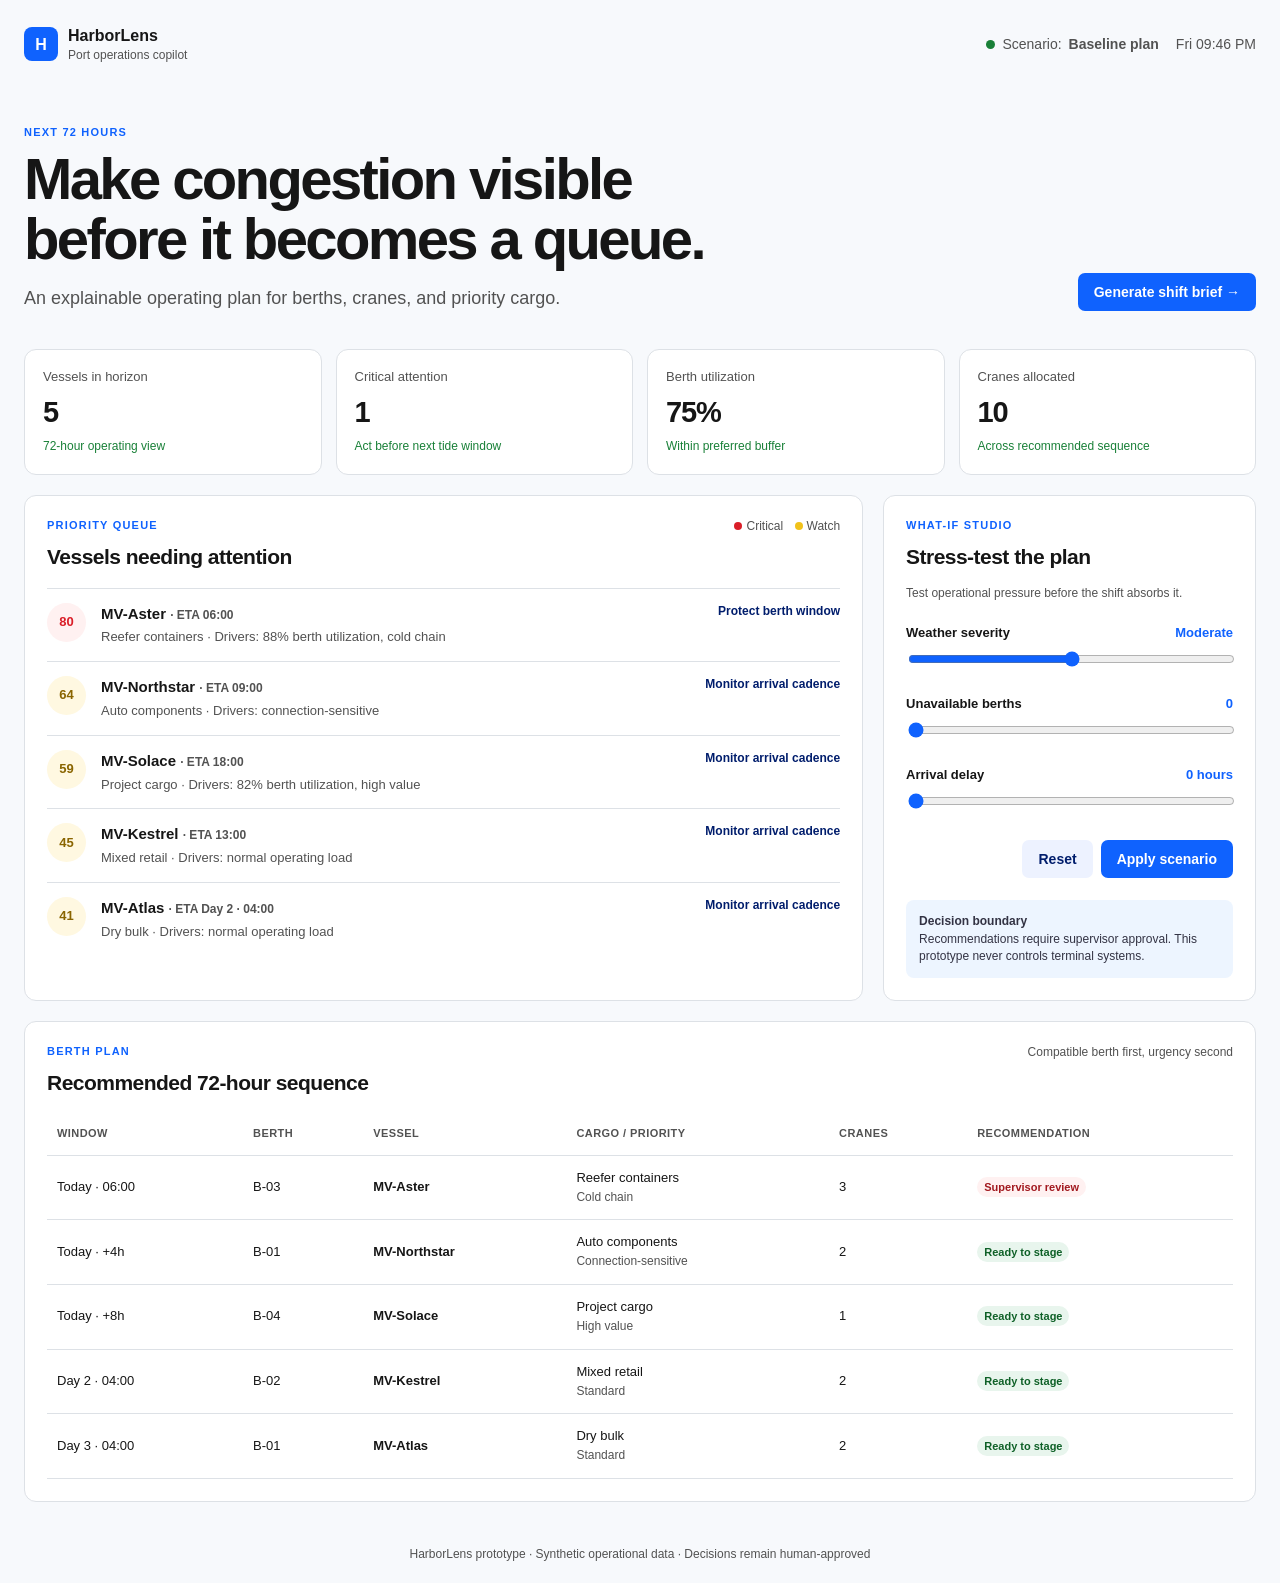
<file: src/index.html>
<!doctype html>
<html lang="en">
  <head>
    <meta charset="UTF-8" />
    <meta name="viewport" content="width=device-width, initial-scale=1.0" />
    <meta name="description" content="HarborLens, explainable port congestion planning." />
    <title>HarborLens | Port Operations Copilot</title>
    <link rel="stylesheet" href="styles.css" />
  </head>
  <body>
    <main class="shell">
      <header class="topbar">
        <div class="brand"><span class="brand-mark" aria-hidden="true">H</span><div><strong>HarborLens</strong><small>Port operations copilot</small></div></div>
        <div class="topbar-status"><span class="dot"></span> Scenario: <strong id="scenario-name">Baseline plan</strong><time id="clock"></time></div>
      </header>

      <section class="hero" aria-labelledby="page-title">
        <div><p class="eyebrow">NEXT 72 HOURS</p><h1 id="page-title">Make congestion visible before it becomes a queue.</h1><p class="lede">An explainable operating plan for berths, cranes, and priority cargo.</p></div>
        <button class="primary" id="brief-button">Generate shift brief <span aria-hidden="true">→</span></button>
      </section>

      <section class="metrics" aria-label="Operational picture" id="metrics"></section>

      <div class="dashboard-grid">
        <section class="panel queue-panel" aria-labelledby="queue-title">
          <div class="panel-heading"><div><p class="eyebrow">PRIORITY QUEUE</p><h2 id="queue-title">Vessels needing attention</h2></div><span class="legend"><i class="critical"></i>Critical <i class="watch"></i>Watch</span></div>
          <div id="vessel-list" class="vessel-list"></div>
        </section>

        <aside class="panel scenario-panel" aria-labelledby="scenario-title">
          <p class="eyebrow">WHAT-IF STUDIO</p><h2 id="scenario-title">Stress-test the plan</h2><p class="subtle">Test operational pressure before the shift absorbs it.</p>
          <label for="weather">Weather severity <output id="weather-value">Moderate</output></label>
          <input id="weather" type="range" min="0" max="2" value="1" step="1" />
          <label for="capacity">Unavailable berths <output id="capacity-value">0</output></label>
          <input id="capacity" type="range" min="0" max="2" value="0" step="1" />
          <label for="arrival">Arrival delay <output id="arrival-value">0 hours</output></label>
          <input id="arrival" type="range" min="0" max="12" value="0" step="2" />
          <div class="scenario-actions"><button class="secondary" id="reset-button">Reset</button><button class="primary" id="apply-button">Apply scenario</button></div>
          <div class="callout"><strong>Decision boundary</strong><br />Recommendations require supervisor approval. This prototype never controls terminal systems.</div>
        </aside>
      </div>

      <section class="panel plan-panel" aria-labelledby="plan-title">
        <div class="panel-heading"><div><p class="eyebrow">BERTH PLAN</p><h2 id="plan-title">Recommended 72-hour sequence</h2></div><span id="plan-note" class="subtle">Compatible berth first, urgency second</span></div>
        <div class="table-wrap"><table><thead><tr><th>Window</th><th>Berth</th><th>Vessel</th><th>Cargo / priority</th><th>Cranes</th><th>Recommendation</th></tr></thead><tbody id="plan-body"></tbody></table></div>
      </section>

      <section class="panel brief-panel" id="brief-panel" aria-labelledby="brief-title" hidden>
        <div class="panel-heading"><div><p class="eyebrow">IBM BOB-READY BRIEF</p><h2 id="brief-title">Grounded shift brief</h2></div><span class="tag">Structured context</span></div>
        <div id="brief-content"></div>
      </section>
    </main>
    <footer>HarborLens prototype · Synthetic operational data · Decisions remain human-approved</footer>
    <script src="app.js"></script>
  </body>
</html>
</file>
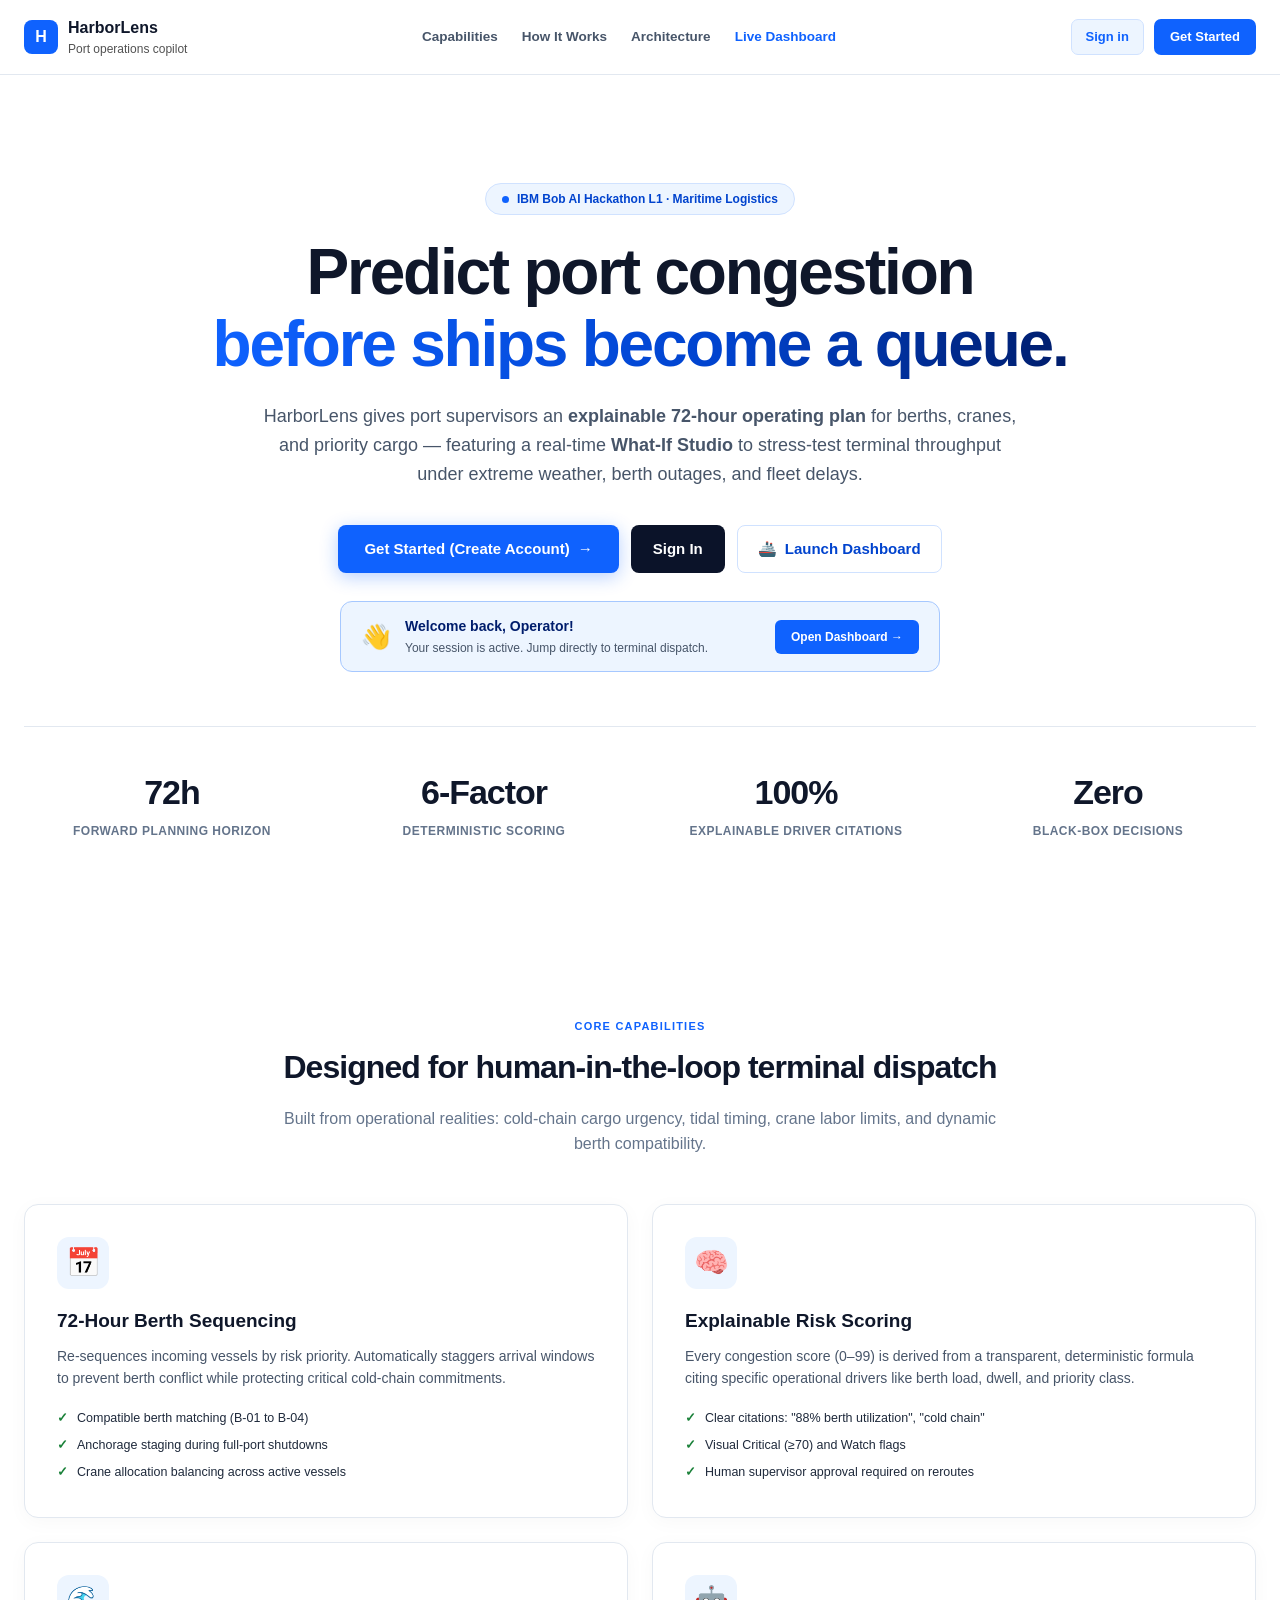
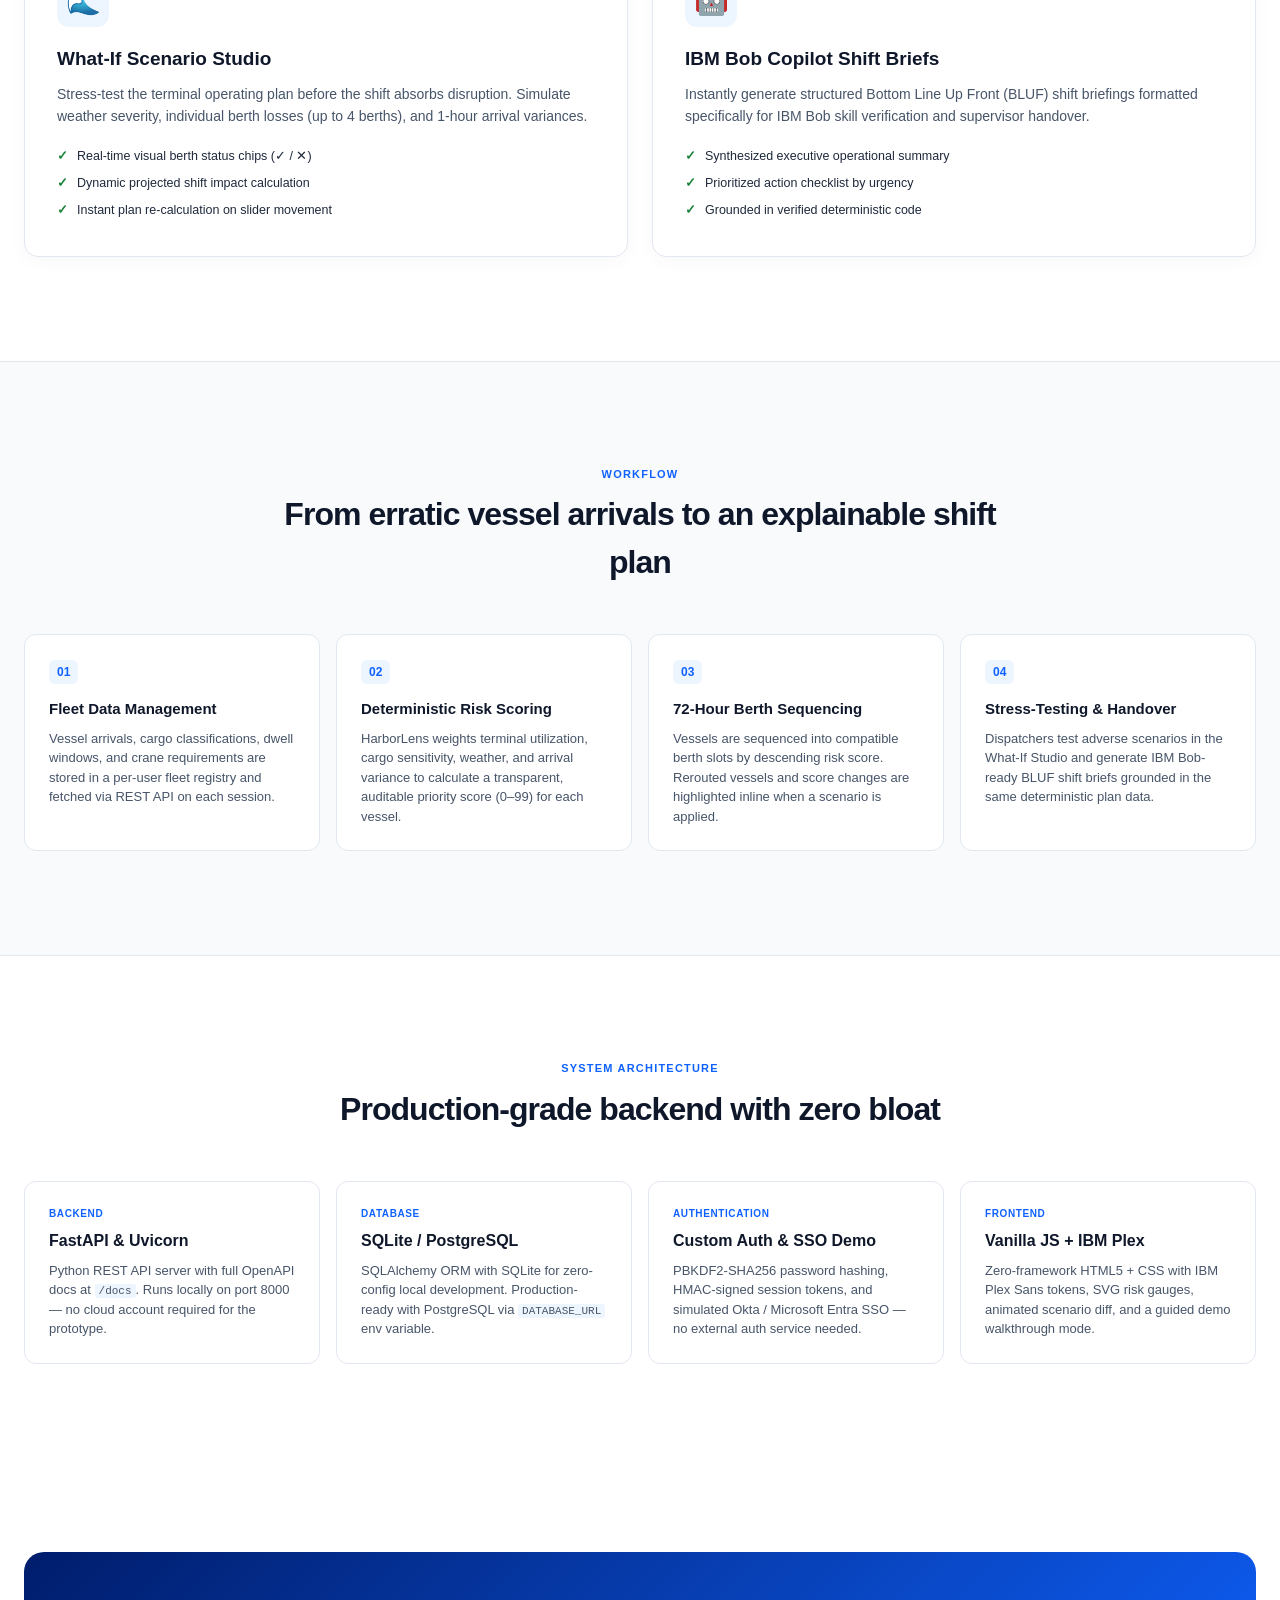
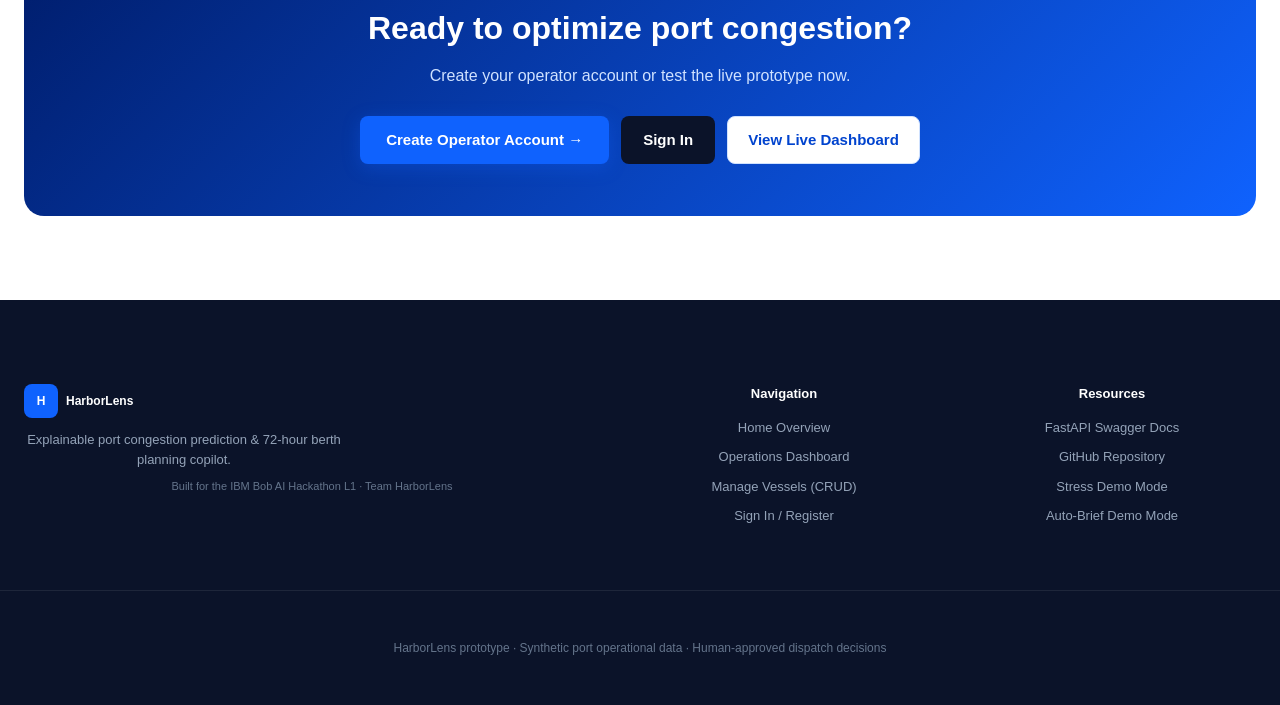
<file: src/frontend/index.html>
<!doctype html>
<html lang="en">
  <head>
    <meta charset="UTF-8" />
    <meta name="viewport" content="width=device-width, initial-scale=1.0" />
    <meta name="description" content="HarborLens — Explainable port congestion prediction and 72-hour berth/crane planning copilot." />
    <title>HarborLens | Port Operations Copilot & Congestion Intelligence</title>
    <link rel="stylesheet" href="styles.css" />
  </head>
  <body class="landing-body">
    <!-- Navigation Header -->
    <header class="landing-header">
      <div class="shell landing-nav-shell">
        <div class="brand">
          <a href="index.html" class="brand-link">
            <span class="brand-mark" aria-hidden="true">H</span>
            <div>
              <strong>HarborLens</strong>
              <small>Port operations copilot</small>
            </div>
          </a>
        </div>

        <nav class="landing-nav-links">
          <a href="#capabilities">Capabilities</a>
          <a href="#how-it-works">How It Works</a>
          <a href="#architecture">Architecture</a>
          <a href="dashboard.html" class="nav-highlight">Live Dashboard</a>
        </nav>

        <div class="landing-nav-auth" id="landing-auth-container">
          <a href="login.html#signin" class="btn-landing-secondary">Sign in</a>
          <a href="login.html#register" class="btn-landing-primary">Get Started</a>
        </div>
      </div>
    </header>

    <!-- Hero Section -->
    <section class="landing-hero">
      <div class="shell">
        <div class="landing-badge-row">
          <span class="landing-badge">
            <span class="landing-badge-dot"></span>
            IBM Bob AI Hackathon L1 · Maritime Logistics
          </span>
        </div>

        <h1 class="landing-headline">
          Predict port congestion <br />
          <span class="headline-gradient">before ships become a queue.</span>
        </h1>

        <p class="landing-subhead">
          HarborLens gives port supervisors an <strong>explainable 72-hour operating plan</strong> for berths, cranes, and priority cargo — featuring a real-time <strong>What-If Studio</strong> to stress-test terminal throughput under extreme weather, berth outages, and fleet delays.
        </p>

        <div class="landing-cta-group">
          <a href="login.html#register" class="btn-cta-primary" id="cta-get-started">
            Get Started (Create Account)
            <span aria-hidden="true">→</span>
          </a>
          <a href="login.html#signin" class="btn-cta-secondary" id="cta-signin">
            Sign In
          </a>
          <a href="dashboard.html" class="btn-cta-ghost">
            <span>🚢</span> Launch Dashboard
          </a>
        </div>

        <!-- Logged In Quick Banner (Dynamically shown if signed in) -->
        <div id="logged-in-banner" class="logged-in-banner" hidden>
          <span class="logged-in-icon">👋</span>
          <div>
            <strong>Welcome back, <span id="banner-user-name">Operator</span>!</strong>
            <p>Your session is active. Jump directly to terminal dispatch.</p>
          </div>
          <a href="dashboard.html" class="btn-banner-dashboard">Open Dashboard →</a>
        </div>

        <!-- Stats Bar -->
        <div class="landing-stats-grid">
          <div class="landing-stat-card">
            <strong>72h</strong>
            <span>Forward Planning Horizon</span>
          </div>
          <div class="landing-stat-card">
            <strong>6-Factor</strong>
            <span>Deterministic Scoring</span>
          </div>
          <div class="landing-stat-card">
            <strong>100%</strong>
            <span>Explainable Driver Citations</span>
          </div>
          <div class="landing-stat-card">
            <strong>Zero</strong>
            <span>Black-Box Decisions</span>
          </div>
        </div>
      </div>
    </section>

    <!-- Capabilities Section -->
    <section class="landing-section" id="capabilities">
      <div class="shell">
        <div class="section-header">
          <p class="eyebrow">CORE CAPABILITIES</p>
          <h2>Designed for human-in-the-loop terminal dispatch</h2>
          <p class="section-lede">
            Built from operational realities: cold-chain cargo urgency, tidal timing, crane labor limits, and dynamic berth compatibility.
          </p>
        </div>

        <div class="capabilities-grid">
          <!-- Card 1 -->
          <article class="capability-card">
            <div class="cap-icon-box">📅</div>
            <h3>72-Hour Berth Sequencing</h3>
            <p>
              Re-sequences incoming vessels by risk priority. Automatically staggers arrival windows to prevent berth conflict while protecting critical cold-chain commitments.
            </p>
            <ul class="cap-features">
              <li>Compatible berth matching (B-01 to B-04)</li>
              <li>Anchorage staging during full-port shutdowns</li>
              <li>Crane allocation balancing across active vessels</li>
            </ul>
          </article>

          <!-- Card 2 -->
          <article class="capability-card">
            <div class="cap-icon-box">🧠</div>
            <h3>Explainable Risk Scoring</h3>
            <p>
              Every congestion score (0–99) is derived from a transparent, deterministic formula citing specific operational drivers like berth load, dwell, and priority class.
            </p>
            <ul class="cap-features">
              <li>Clear citations: "88% berth utilization", "cold chain"</li>
              <li>Visual Critical (≥70) and Watch flags</li>
              <li>Human supervisor approval required on reroutes</li>
            </ul>
          </article>

          <!-- Card 3 -->
          <article class="capability-card">
            <div class="cap-icon-box">🌊</div>
            <h3>What-If Scenario Studio</h3>
            <p>
              Stress-test the terminal operating plan before the shift absorbs disruption. Simulate weather severity, individual berth losses (up to 4 berths), and 1-hour arrival variances.
            </p>
            <ul class="cap-features">
              <li>Real-time visual berth status chips (✓ / ✕)</li>
              <li>Dynamic projected shift impact calculation</li>
              <li>Instant plan re-calculation on slider movement</li>
            </ul>
          </article>

          <!-- Card 4 -->
          <article class="capability-card">
            <div class="cap-icon-box">🤖</div>
            <h3>IBM Bob Copilot Shift Briefs</h3>
            <p>
              Instantly generate structured Bottom Line Up Front (BLUF) shift briefings formatted specifically for IBM Bob skill verification and supervisor handover.
            </p>
            <ul class="cap-features">
              <li>Synthesized executive operational summary</li>
              <li>Prioritized action checklist by urgency</li>
              <li>Grounded in verified deterministic code</li>
            </ul>
          </article>
        </div>
      </div>
    </section>

    <!-- How It Works Section -->
    <section class="landing-section section-alternate" id="how-it-works">
      <div class="shell">
        <div class="section-header">
          <p class="eyebrow">WORKFLOW</p>
          <h2>From erratic vessel arrivals to an explainable shift plan</h2>
        </div>

        <div class="workflow-steps">
          <div class="step-card">
            <span class="step-number">01</span>
            <h4>Fleet Data Management</h4>
            <p>Vessel arrivals, cargo classifications, dwell windows, and crane requirements are stored in a per-user fleet registry and fetched via REST API on each session.</p>
          </div>
          <div class="step-card">
            <span class="step-number">02</span>
            <h4>Deterministic Risk Scoring</h4>
            <p>HarborLens weights terminal utilization, cargo sensitivity, weather, and arrival variance to calculate a transparent, auditable priority score (0–99) for each vessel.</p>
          </div>
          <div class="step-card">
            <span class="step-number">03</span>
            <h4>72-Hour Berth Sequencing</h4>
            <p>Vessels are sequenced into compatible berth slots by descending risk score. Rerouted vessels and score changes are highlighted inline when a scenario is applied.</p>
          </div>
          <div class="step-card">
            <span class="step-number">04</span>
            <h4>Stress-Testing & Handover</h4>
            <p>Dispatchers test adverse scenarios in the What-If Studio and generate IBM Bob-ready BLUF shift briefs grounded in the same deterministic plan data.</p>
          </div>
        </div>
      </div>
    </section>

    <!-- Architecture & Technology Section -->
    <section class="landing-section" id="architecture">
      <div class="shell">
        <div class="section-header">
          <p class="eyebrow">SYSTEM ARCHITECTURE</p>
          <h2>Production-grade backend with zero bloat</h2>
        </div>

        <div class="tech-grid">
          <div class="tech-card">
            <div class="tech-badge">BACKEND</div>
            <h3>FastAPI & Uvicorn</h3>
            <p>Python REST API server with full OpenAPI docs at <code style="font-size:11px;background:#edf5ff;padding:1px 4px;border-radius:3px">/docs</code>. Runs locally on port 8000 — no cloud account required for the prototype.</p>
          </div>
          <div class="tech-card">
            <div class="tech-badge">DATABASE</div>
            <h3>SQLite / PostgreSQL</h3>
            <p>SQLAlchemy ORM with SQLite for zero-config local development. Production-ready with PostgreSQL via <code style="font-size:11px;background:#edf5ff;padding:1px 4px;border-radius:3px">DATABASE_URL</code> env variable.</p>
          </div>
          <div class="tech-card">
            <div class="tech-badge">AUTHENTICATION</div>
            <h3>Custom Auth & SSO Demo</h3>
            <p>PBKDF2-SHA256 password hashing, HMAC-signed session tokens, and simulated Okta / Microsoft Entra SSO — no external auth service needed.</p>
          </div>
          <div class="tech-card">
            <div class="tech-badge">FRONTEND</div>
            <h3>Vanilla JS + IBM Plex</h3>
            <p>Zero-framework HTML5 + CSS with IBM Plex Sans tokens, SVG risk gauges, animated scenario diff, and a guided demo walkthrough mode.</p>
          </div>
        </div>
      </div>
    </section>

    <!-- CTA Banner Section -->
    <section class="landing-cta-banner">
      <div class="shell">
        <div class="cta-banner-card">
          <h2>Ready to optimize port congestion?</h2>
          <p>Create your operator account or test the live prototype now.</p>
          <div class="cta-banner-buttons">
            <a href="login.html#register" class="btn-cta-primary">Create Operator Account →</a>
            <a href="login.html#signin" class="btn-cta-secondary">Sign In</a>
            <a href="dashboard.html" class="btn-cta-ghost">View Live Dashboard</a>
          </div>
        </div>
      </div>
    </section>

    <!-- Footer -->
    <footer class="landing-footer">
      <div class="shell landing-footer-shell">
        <div class="footer-brand">
          <div class="brand">
            <span class="brand-mark">H</span>
            <strong>HarborLens</strong>
          </div>
          <p>Explainable port congestion prediction & 72-hour berth planning copilot.</p>
          <small>Built for the IBM Bob AI Hackathon L1 · Team HarborLens</small>
        </div>

        <div class="footer-links-group">
          <strong>Navigation</strong>
          <a href="index.html">Home Overview</a>
          <a href="dashboard.html">Operations Dashboard</a>
          <a href="admin.html">Manage Vessels (CRUD)</a>
          <a href="login.html">Sign In / Register</a>
        </div>

        <div class="footer-links-group">
          <strong>Resources</strong>
          <a href="/docs" target="_blank">FastAPI Swagger Docs</a>
          <a href="https://github.com/dhruv492/bob-ai-hackathon-harborlenscrew" target="_blank">GitHub Repository</a>
          <a href="dashboard.html?demo=stress">Stress Demo Mode</a>
          <a href="dashboard.html?demo=brief">Auto-Brief Demo Mode</a>
        </div>
      </div>
      <div class="footer-bottom">
        <div class="shell">
          HarborLens prototype · Synthetic port operational data · Human-approved dispatch decisions
        </div>
      </div>
    </footer>

    <!-- Auth Recognition Script -->
    <script>
      (() => {
        const rawUser = localStorage.getItem('hl_user');
        if (rawUser) {
          try {
            const user = JSON.parse(rawUser);
            // Update nav buttons
            const authContainer = document.getElementById('landing-auth-container');
            if (authContainer) {
              authContainer.innerHTML = `
                <div class="user-pill" title="${user.email}">
                  <span class="user-pill-icon">👤</span>
                  <span>${user.full_name}</span>
                </div>
                <a href="dashboard.html" class="btn-landing-primary">Dashboard →</a>
                <button type="button" class="btn-landing-secondary" id="landing-signout" style="cursor:pointer">Sign out</button>
              `;
              document.getElementById('landing-signout').addEventListener('click', () => {
                localStorage.removeItem('hl_token');
                localStorage.removeItem('hl_user');
                window.location.href = 'index.html';
              });
            }

            // Update CTA buttons
            const btnGetStarted = document.getElementById('cta-get-started');
            if (btnGetStarted) {
              btnGetStarted.textContent = 'Go to Dashboard →';
              btnGetStarted.href = 'dashboard.html';
            }
            const btnSignin = document.getElementById('cta-signin');
            if (btnSignin) {
              btnSignin.textContent = 'Manage Vessels';
              btnSignin.href = 'admin.html';
            }

            // Show welcome back banner
            const banner = document.getElementById('logged-in-banner');
            const nameEl = document.getElementById('banner-user-name');
            if (banner && nameEl) {
              nameEl.textContent = user.full_name;
              banner.hidden = false;
            }
          } catch (e) {
            console.error('Error parsing stored user:', e);
          }
        }
      })();
    </script>
  </body>
</html>
</file>
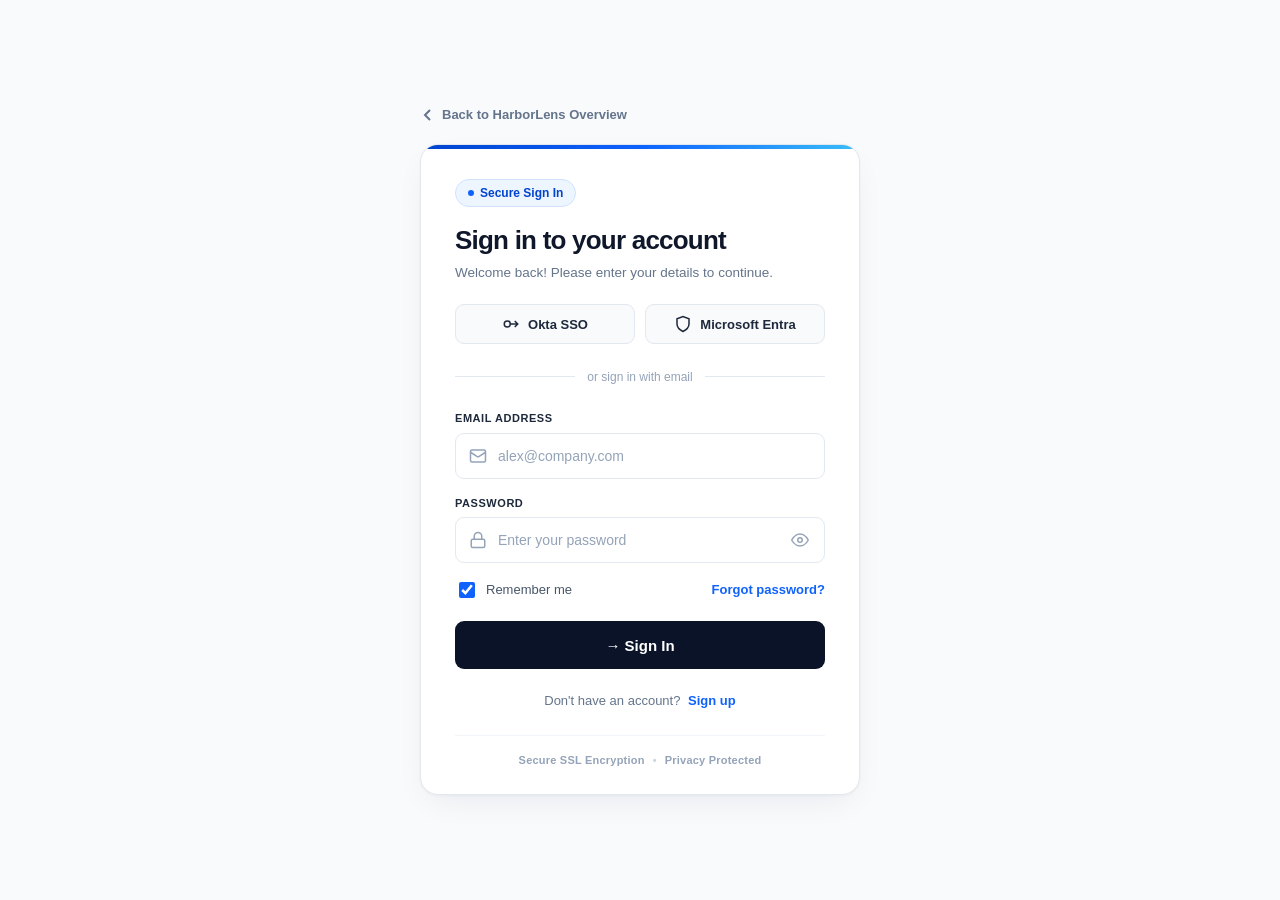
<file: src/frontend/admin.html>
<!doctype html>
<html lang="en">
  <head>
    <meta charset="UTF-8" />
    <meta name="viewport" content="width=device-width, initial-scale=1.0" />
    <meta name="description" content="HarborLens vessel management admin panel." />
    <title>HarborLens | Vessel Management</title>
    <link rel="stylesheet" href="styles.css" />
  </head>
  <body>
    <main class="shell">
      <header class="topbar">
        <div class="brand">
          <a href="index.html" style="text-decoration:none;display:flex;align-items:center;gap:10px;color:inherit">
            <span class="brand-mark" aria-hidden="true">H</span>
            <div><strong>HarborLens</strong><small>Vessel management</small></div>
          </a>
        </div>
        <nav class="topbar-nav" style="gap:10px">
          <a href="index.html" class="nav-link">Overview</a>
          <a href="dashboard.html" class="nav-link">Dashboard</a>
          <div id="topbar-user" class="user-badge-wrap"></div>
        </nav>
      </header>

      <section class="hero" aria-labelledby="admin-title">
        <div><p class="eyebrow">ADMIN PANEL</p><h1 id="admin-title">Manage vessel data</h1><p class="lede">Add, edit, and remove vessels from the operational database.</p></div>
        <button class="primary" id="add-btn"><span class="btn-plus">+</span> Add vessel</button>
      </section>

      <!-- Toast container -->
      <div id="toast-container" class="toast-container"></div>

      <!-- Stats bar -->
      <section class="admin-stats" id="admin-stats"></section>

      <!-- Vessel table -->
      <section class="panel" style="margin-top:20px">
        <div class="panel-heading">
          <div><p class="eyebrow">FLEET REGISTRY</p><h2>Active vessels</h2></div>
          <span class="subtle" id="vessel-count"></span>
        </div>
        <div class="table-wrap">
          <table>
            <thead>
              <tr>
                <th>Vessel ID</th><th>ETA</th><th>Berth</th><th>Cargo</th>
                <th>Priority</th><th>Dwell</th><th>Cranes</th><th>Utilization</th><th></th>
              </tr>
            </thead>
            <tbody id="admin-body"><tr><td colspan="9" class="subtle" style="text-align:center;padding:40px">Loading…</td></tr></tbody>
          </table>
        </div>
      </section>

      <!-- Modal overlay -->
      <div class="modal-overlay" id="modal-overlay" hidden>
        <div class="modal">
          <div class="modal-header">
            <div class="modal-icon" id="modal-icon">🚢</div>
            <div>
              <h2 id="modal-title">Add vessel</h2>
              <p class="modal-subtitle" id="modal-subtitle">Enter vessel details to add to the operational fleet.</p>
            </div>
            <button class="modal-close" id="close-btn" aria-label="Close">✕</button>
          </div>

          <form id="vessel-form" autocomplete="off">
            <input type="hidden" id="form-db-id" />

            <div class="form-section">
              <p class="form-section-label">🔹 Vessel Identity</p>
              <div class="form-grid">
                <label>
                  <span class="field-label">Vessel ID</span>
                  <input id="f-vessel_id" type="text" required maxlength="50" placeholder="e.g. MV-Horizon" />
                  <span class="field-hint">Unique vessel identifier</span>
                </label>
                <label>
                  <span class="field-label">Estimated Arrival</span>
                  <input id="f-eta" type="text" required maxlength="30" placeholder="e.g. 06:00 or Day 2 · 14:00" />
                  <span class="field-hint">Time or relative window</span>
                </label>
              </div>
            </div>

            <div class="form-section">
              <p class="form-section-label">📦 Cargo & Assignment</p>
              <div class="form-grid">
                <label>
                  <span class="field-label">Berth</span>
                  <input id="f-berth" type="text" required maxlength="10" placeholder="e.g. B-01" />
                  <span class="field-hint">Assigned berth code</span>
                </label>
                <label>
                  <span class="field-label">Cargo Type</span>
                  <input id="f-cargo" type="text" required maxlength="100" placeholder="e.g. Reefer containers" />
                  <span class="field-hint">Primary cargo description</span>
                </label>
                <label>
                  <span class="field-label">Priority Class</span>
                  <div class="select-wrap">
                    <select id="f-priority" required>
                      <option value="Standard">Standard</option>
                      <option value="Cold chain">Cold chain</option>
                      <option value="Connection-sensitive">Connection-sensitive</option>
                      <option value="High value">High value</option>
                    </select>
                  </div>
                  <span class="field-hint">Determines risk scoring weight</span>
                </label>
              </div>
            </div>

            <div class="form-section">
              <p class="form-section-label">⚙️ Operational Parameters</p>
              <div class="form-grid form-grid-3">
                <label>
                  <span class="field-label">Dwell Time</span>
                  <div class="input-unit">
                    <input id="f-dwell" type="number" required min="1" max="168" placeholder="12" />
                    <span class="unit">hours</span>
                  </div>
                  <span class="field-hint">1–168 hours</span>
                </label>
                <label>
                  <span class="field-label">Cranes Required</span>
                  <div class="input-unit">
                    <input id="f-cranes" type="number" required min="1" max="10" placeholder="2" />
                    <span class="unit">units</span>
                  </div>
                  <span class="field-hint">1–10 cranes</span>
                </label>
                <label>
                  <span class="field-label">Berth Utilization</span>
                  <div class="input-unit">
                    <input id="f-utilization" type="number" required min="0" max="100" placeholder="75" />
                    <span class="unit">%</span>
                  </div>
                  <span class="field-hint">0–100 percent</span>
                </label>
              </div>
            </div>

            <div class="modal-footer">
              <button type="button" class="secondary" id="cancel-btn">Cancel</button>
              <button type="submit" class="primary" id="save-btn">
                <span id="save-label">Save vessel</span>
                <span id="save-spinner" class="spinner" hidden></span>
              </button>
            </div>
          </form>
        </div>
      </div>

      <!-- Delete confirmation modal -->
      <div class="modal-overlay" id="delete-overlay" hidden>
        <div class="modal modal-sm">
          <div class="modal-header">
            <div class="modal-icon modal-icon-danger">⚠️</div>
            <div>
              <h2>Confirm deletion</h2>
              <p class="modal-subtitle">This action cannot be undone.</p>
            </div>
          </div>
          <p class="delete-msg">Are you sure you want to remove <strong id="delete-name"></strong> from the fleet?</p>
          <div class="modal-footer">
            <button class="secondary" id="delete-cancel">Keep vessel</button>
            <button class="danger" id="delete-confirm">Delete vessel</button>
          </div>
        </div>
      </div>
    </main>
    <footer>HarborLens prototype · Vessel management admin panel</footer>
    <script>if(!localStorage.getItem('hl_token'))window.location.replace('login.html');</script>
    <script src="admin.js"></script>
  </body>
</html>
</file>
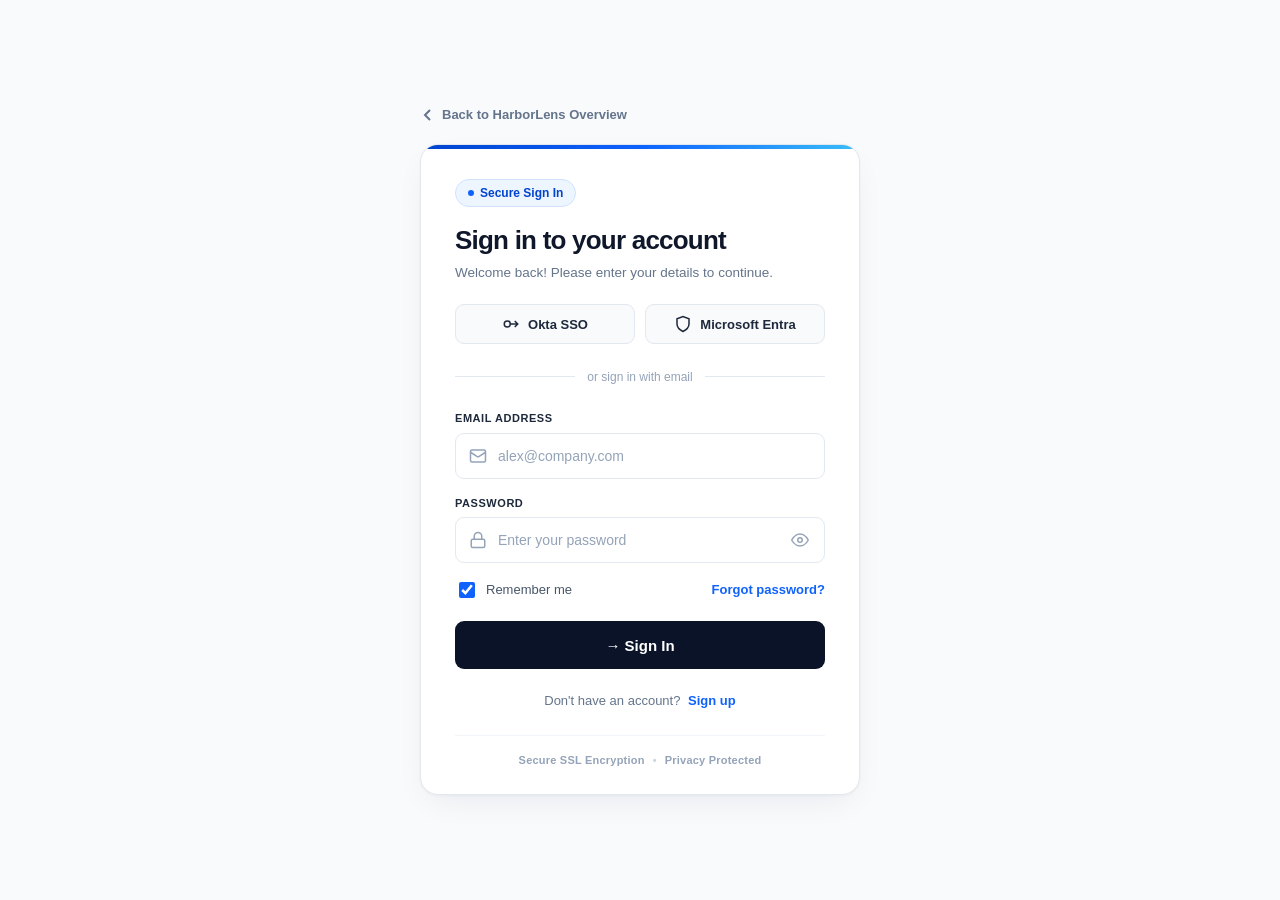
<file: src/frontend/dashboard.html>
<!doctype html>
<html lang="en">
  <head>
    <meta charset="UTF-8" />
    <meta name="viewport" content="width=device-width, initial-scale=1.0" />
    <meta name="description" content="HarborLens, explainable port congestion planning." />
    <title>HarborLens | Operations Dashboard</title>
    <link rel="stylesheet" href="styles.css" />
  </head>
  <body>
    <main class="shell">
      <header class="topbar">
        <div class="brand">
          <a href="index.html" style="text-decoration:none;display:flex;align-items:center;gap:10px;color:inherit">
            <span class="brand-mark" aria-hidden="true">H</span>
            <div><strong>HarborLens</strong><small>Port operations copilot</small></div>
          </a>
        </div>
        <div class="topbar-status">
          <a href="index.html" class="nav-link">Overview</a>
          <a href="admin.html" class="nav-link">Manage vessels</a>
          <span class="dot"></span> Scenario: <strong id="scenario-name">Baseline plan</strong>
          <time id="clock"></time>
          <div id="topbar-user" class="user-badge-wrap"></div>
        </div>
      </header>

      <!-- ===== Returning User: Welcome-Back Banner ===== -->
      <div id="welcome-back-banner" class="welcome-back-banner" hidden>
        <div class="wb-content">
          <span class="wb-icon">👋</span>
          <div>
            <strong>Welcome back, <span id="wb-user-name">Operator</span>!</strong>
            <p>Session <span id="wb-login-count">#1</span> · Last active <span id="wb-last-time">today</span></p>
          </div>
        </div>
        <button type="button" class="wb-dismiss" id="wb-dismiss" title="Dismiss">✕</button>
      </div>

      <section class="hero" aria-labelledby="page-title">
        <div>
          <p class="eyebrow">NEXT 72 HOURS · OPERATIONAL DISPATCH</p>
          <h1 id="page-title">Make congestion visible before it becomes a queue.</h1>
          <p class="lede">An explainable operating plan for berths, cranes, and priority cargo.</p>
        </div>
        <button class="primary" id="brief-button">Generate shift brief <span aria-hidden="true">→</span></button>
      </section>


      <section class="metrics" aria-label="Operational picture" id="metrics"></section>

      <!-- Utilization Chart -->
      <section class="panel util-chart-panel" aria-label="Berth utilization chart">
        <div class="panel-heading">
          <div><p class="eyebrow">BERTH UTILIZATION</p><h2>Fleet utilization &amp; risk overview</h2></div>
          <span class="subtle util-chart-legend">
            <span class="util-legend-dot" style="background:#198038"></span> &lt;60%
            <span class="util-legend-dot" style="background:#f1c21b"></span> 60–79%
            <span class="util-legend-dot" style="background:#da1e28"></span> ≥80% · r = risk score
          </span>
        </div>
        <div class="util-chart-wrap" id="util-chart"></div>
      </section>

      <div class="dashboard-grid">
        <section class="panel queue-panel" aria-labelledby="queue-title">
          <div class="panel-heading">
            <div><p class="eyebrow">PRIORITY QUEUE</p><h2 id="queue-title">Vessels needing attention</h2></div>
            <span class="legend"><i class="critical"></i>Critical ≥70 <i class="watch"></i>Watch 40–69</span>
          </div>
          <div id="vessel-list" class="vessel-list"></div>
        </section>

        <aside class="panel scenario-panel" aria-labelledby="scenario-title">
          <div class="scenario-panel-header">
            <div>
              <p class="eyebrow">WHAT-IF STUDIO</p>
              <h2 id="scenario-title">Stress-test the plan</h2>
            </div>
            <span class="status-chip" id="sim-status">Baseline</span>
          </div>
          <p class="subtle">Test operational pressure before the shift absorbs it.</p>

          <div class="scenario-controls">
            <!-- Weather Control -->
            <div class="control-card">
              <div class="control-row">
                <span class="control-title">🌤️ Weather severity</span>
                <output id="weather-value" class="sim-badge sim-badge-amber">Moderate</output>
              </div>
              <input id="weather" type="range" min="0" max="2" value="1" step="1" aria-label="Weather severity" />
              <div class="range-ticks">
                <span>Clear</span>
                <span>Moderate</span>
                <span>Severe</span>
              </div>
            </div>

            <!-- Berth Capacity Control -->
            <div class="control-card">
              <div class="control-row">
                <span class="control-title">⚓ Unavailable berths</span>
                <output id="capacity-value" class="sim-badge sim-badge-green">0 lost</output>
              </div>
              <input id="capacity" type="range" min="0" max="4" value="0" step="1" aria-label="Unavailable berths" />
              <div class="range-ticks">
                <span>0</span>
                <span>1</span>
                <span>2</span>
                <span>3</span>
                <span>4 (All offline)</span>
              </div>
              <div class="berth-chips" id="berth-chips">
                <span class="berth-chip active" id="chip-B-01">B-01 ✓</span>
                <span class="berth-chip active" id="chip-B-02">B-02 ✓</span>
                <span class="berth-chip active" id="chip-B-03">B-03 ✓</span>
                <span class="berth-chip active" id="chip-B-04">B-04 ✓</span>
              </div>
            </div>

            <!-- Arrival Delay Control -->
            <div class="control-card">
              <div class="control-row">
                <span class="control-title">⏱️ Arrival variance</span>
                <output id="arrival-value" class="sim-badge sim-badge-green">On-time (0h)</output>
              </div>
              <input id="arrival" type="range" min="0" max="12" value="0" step="1" aria-label="Arrival delay" />
              <div class="range-ticks">
                <span>0h (On-time)</span>
                <span>3h</span>
                <span>6h</span>
                <span>9h</span>
                <span>12h max</span>
              </div>
            </div>
          </div>

          <!-- Impact Summary Card -->
          <div class="sim-impact-card" id="sim-impact-card">
            <div class="impact-header">
              <span class="impact-pulse"></span>
              <strong>Projected shift impact</strong>
            </div>
            <p id="impact-text">Baseline plan — all berths operational, standard buffer available.</p>
          </div>

          <div class="scenario-actions">
            <button type="button" class="secondary" id="reset-button">Reset</button>
            <button type="button" class="primary" id="apply-button">Apply scenario</button>
          </div>

          <div class="callout">
            <span class="callout-icon" aria-hidden="true">🛡️</span>
            <div>
              <strong>Decision boundary</strong><br />
              Recommendations require supervisor approval. This prototype never controls terminal systems.
            </div>
          </div>
        </aside>
      </div>

      <section class="panel plan-panel" aria-labelledby="plan-title">
        <div class="panel-heading"><div><p class="eyebrow">BERTH PLAN</p><h2 id="plan-title">Recommended 72-hour sequence</h2></div><span id="plan-note" class="subtle">Compatible berth first, urgency second</span></div>
        <div class="table-wrap"><table><thead><tr><th>Window</th><th>Berth</th><th>Vessel</th><th>Cargo / priority</th><th>Cranes</th><th>Recommendation</th></tr></thead><tbody id="plan-body"></tbody></table></div>
      </section>

      <section class="panel brief-panel" id="brief-panel" aria-labelledby="brief-title" hidden>
        <div class="panel-heading"><div><p class="eyebrow">IBM BOB-READY BRIEF</p><h2 id="brief-title">Grounded shift brief</h2></div><span class="tag">Structured context</span></div>
        <div id="brief-content"></div>
      </section>
    </main>
    <footer>HarborLens prototype · Synthetic operational data · Decisions remain human-approved</footer>
    <script>if(!localStorage.getItem('hl_token'))window.location.replace('login.html');</script>
    <script src="app.js"></script>
  </body>
</html>
</file>
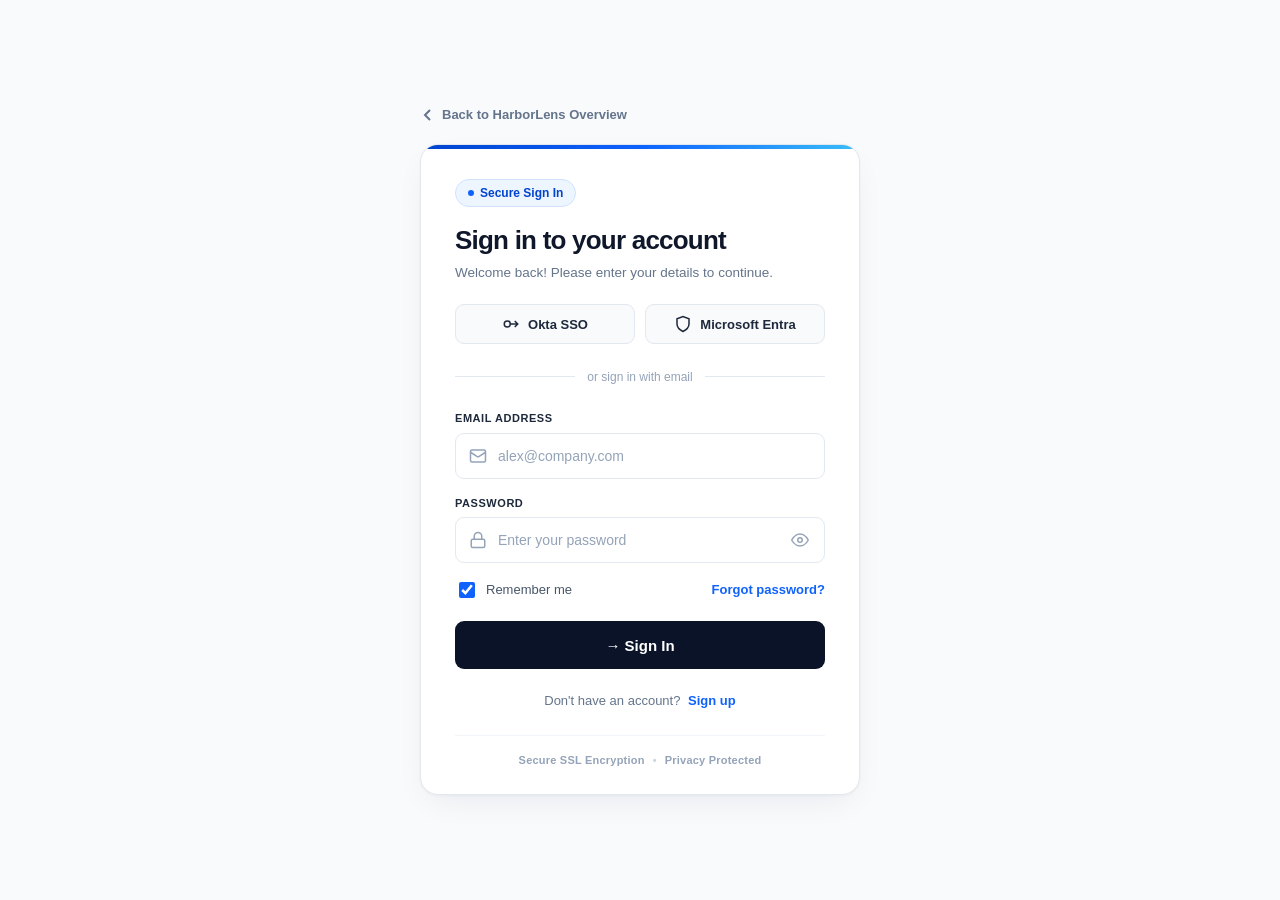
<file: src/frontend/login.html>
<!doctype html>
<html lang="en">
  <head>
    <meta charset="UTF-8" />
    <meta name="viewport" content="width=device-width, initial-scale=1.0" />
    <meta name="description" content="HarborLens Port Operations Authentication Portal." />
    <title>HarborLens | Port Operations Sign In</title>
    <link rel="stylesheet" href="styles.css" />
  </head>
  <body class="auth-body">
    <div class="auth-container">
      <!-- Back to Home -->
      <a href="index.html" class="auth-back-link">
        <svg width="16" height="16" viewBox="0 0 16 16" fill="none" stroke="currentColor" stroke-width="2">
          <path d="M10 13L5 8l5-5" />
        </svg>
        Back to HarborLens Overview
      </a>

      <!-- Toast Container -->
      <div id="auth-toast" class="auth-toast-container"></div>

      <!-- Main Auth Card -->
      <div class="auth-card">
        <!-- Top Accent Gradient Line -->
        <div class="auth-card-accent"></div>

        <!-- ================= SIGN IN VIEW ================= -->
        <div id="view-signin" class="auth-view">
          <div class="auth-badge">
            <span class="auth-badge-dot"></span>
            Secure Sign In
          </div>

          <h1 class="auth-title">Sign in to your account</h1>
          <p class="auth-subtitle">Welcome back! Please enter your details to continue.</p>

          <!-- Enterprise SSO Buttons -->
          <div class="sso-grid">
            <button type="button" class="sso-btn" id="sso-okta">
              <svg width="18" height="18" viewBox="0 0 24 24" fill="none" stroke="currentColor" stroke-width="2">
                <circle cx="7" cy="12" r="4" />
                <path d="M11 12h10M17 8l4 4-4 4" />
              </svg>
              Okta SSO
            </button>
            <button type="button" class="sso-btn" id="sso-entra">
              <svg width="18" height="18" viewBox="0 0 24 24" fill="none" stroke="currentColor" stroke-width="2">
                <path d="M12 22s8-4 8-10V5l-8-3-8 3v7c0 6 8 10 8 10z" />
              </svg>
              Microsoft Entra
            </button>
          </div>

          <div class="auth-divider">
            <span>or sign in with email</span>
          </div>

          <!-- Sign In Form -->
          <form id="signin-form" autocomplete="on">
            <div class="form-group">
              <label for="signin-email" class="form-label">EMAIL ADDRESS</label>
              <div class="input-wrap">
                <span class="input-icon">
                  <svg width="18" height="18" viewBox="0 0 24 24" fill="none" stroke="currentColor" stroke-width="2">
                    <rect x="2" y="4" width="20" height="16" rx="2" />
                    <path d="m22 7-8.97 5.7a1.94 1.94 0 0 1-2.06 0L2 7" />
                  </svg>
                </span>
                <input id="signin-email" type="email" required placeholder="alex@company.com" autocomplete="email" />
              </div>
            </div>

            <div class="form-group">
              <label for="signin-password" class="form-label">PASSWORD</label>
              <div class="input-wrap">
                <span class="input-icon">
                  <svg width="18" height="18" viewBox="0 0 24 24" fill="none" stroke="currentColor" stroke-width="2">
                    <rect x="3" y="11" width="18" height="11" rx="2" ry="2" />
                    <path d="M7 11V7a5 5 0 0 1 10 0v4" />
                  </svg>
                </span>
                <input id="signin-password" type="password" required placeholder="Enter your password" autocomplete="current-password" />
                <button type="button" class="eye-btn" data-target="signin-password" aria-label="Toggle password visibility">
                  <svg class="eye-icon" width="18" height="18" viewBox="0 0 24 24" fill="none" stroke="currentColor" stroke-width="2">
                    <path d="M1 12s4-8 11-8 11 8 11 8-4 8-11 8-11-8-11-8z" />
                    <circle cx="12" cy="12" r="3" />
                  </svg>
                </button>
              </div>
            </div>

            <div class="auth-row">
              <label class="checkbox-label">
                <input type="checkbox" id="signin-remember" checked />
                <span>Remember me</span>
              </label>
              <a href="#" class="auth-link" id="forgot-password-link">Forgot password?</a>
            </div>

            <button type="submit" class="auth-submit-btn" id="signin-btn">
              <span>→ Sign In</span>
              <span class="auth-spinner" hidden></span>
            </button>
          </form>

          <div class="auth-switch">
            Don't have an account? <button type="button" class="switch-link" id="go-to-register">Sign up</button>
          </div>

          <div class="auth-footer">
            <span>Secure SSL Encryption</span>
            <span class="auth-footer-dot">•</span>
            <span>Privacy Protected</span>
          </div>
        </div>

        <!-- ================= REGISTER VIEW ================= -->
        <div id="view-register" class="auth-view" hidden>
          <div class="auth-badge">
            <span class="auth-badge-dot"></span>
            Get Started
          </div>

          <h1 class="auth-title">Create your account</h1>
          <p class="auth-subtitle">Get started with smart port intelligence in under a minute.</p>

          <!-- Register Form -->
          <form id="register-form" autocomplete="on">
            <div class="form-group">
              <label for="reg-fullname" class="form-label">FULL NAME</label>
              <div class="input-wrap">
                <span class="input-icon">
                  <svg width="18" height="18" viewBox="0 0 24 24" fill="none" stroke="currentColor" stroke-width="2">
                    <path d="M20 21v-2a4 4 0 0 0-4-4H8a4 4 0 0 0-4 4v2" />
                    <circle cx="12" cy="7" r="4" />
                  </svg>
                </span>
                <input id="reg-fullname" type="text" required placeholder="Alex Vance" autocomplete="name" />
              </div>
            </div>

            <div class="form-group">
              <label for="reg-email" class="form-label">WORK EMAIL</label>
              <div class="input-wrap">
                <span class="input-icon">
                  <svg width="18" height="18" viewBox="0 0 24 24" fill="none" stroke="currentColor" stroke-width="2">
                    <rect x="2" y="4" width="20" height="16" rx="2" />
                    <path d="m22 7-8.97 5.7a1.94 1.94 0 0 1-2.06 0L2 7" />
                  </svg>
                </span>
                <input id="reg-email" type="email" required placeholder="alex@company.com" autocomplete="email" />
              </div>
            </div>

            <div class="form-group">
              <label for="reg-password" class="form-label">PASSWORD</label>
              <div class="input-wrap">
                <span class="input-icon">
                  <svg width="18" height="18" viewBox="0 0 24 24" fill="none" stroke="currentColor" stroke-width="2">
                    <rect x="3" y="11" width="18" height="11" rx="2" ry="2" />
                    <path d="M7 11V7a5 5 0 0 1 10 0v4" />
                  </svg>
                </span>
                <input id="reg-password" type="password" required minlength="8" placeholder="At least 8 characters" autocomplete="new-password" />
                <button type="button" class="eye-btn" data-target="reg-password" aria-label="Toggle password visibility">
                  <svg class="eye-icon" width="18" height="18" viewBox="0 0 24 24" fill="none" stroke="currentColor" stroke-width="2">
                    <path d="M1 12s4-8 11-8 11 8 11 8-4 8-11 8-11-8-11-8z" />
                    <circle cx="12" cy="12" r="3" />
                  </svg>
                </button>
              </div>
            </div>

            <div class="form-group">
              <label for="reg-confirm-password" class="form-label">CONFIRM PASSWORD</label>
              <div class="input-wrap">
                <span class="input-icon">
                  <svg width="18" height="18" viewBox="0 0 24 24" fill="none" stroke="currentColor" stroke-width="2">
                    <rect x="3" y="11" width="18" height="11" rx="2" ry="2" />
                    <path d="M7 11V7a5 5 0 0 1 10 0v4" />
                  </svg>
                </span>
                <input id="reg-confirm-password" type="password" required minlength="8" placeholder="Re-enter your password" autocomplete="new-password" />
                <button type="button" class="eye-btn" data-target="reg-confirm-password" aria-label="Toggle password visibility">
                  <svg class="eye-icon" width="18" height="18" viewBox="0 0 24 24" fill="none" stroke="currentColor" stroke-width="2">
                    <path d="M1 12s4-8 11-8 11 8 11 8-4 8-11 8-11-8-11-8z" />
                    <circle cx="12" cy="12" r="3" />
                  </svg>
                </button>
              </div>
            </div>

            <div class="auth-row">
              <label class="checkbox-label">
                <input type="checkbox" id="reg-terms" required checked />
                <span>I agree to the Terms of Service and Privacy Policy.</span>
              </label>
            </div>

            <button type="submit" class="auth-submit-btn" id="register-btn">
              <span>→ Create Account</span>
              <span class="auth-spinner" hidden></span>
            </button>
          </form>

          <div class="auth-switch">
            Already have an account? <button type="button" class="switch-link" id="go-to-signin">Sign in</button>
          </div>

          <div class="auth-footer">
            <span>Secure SSL Encryption</span>
            <span class="auth-footer-dot">•</span>
            <span>Privacy Protected</span>
          </div>
        </div>
      </div>
    </div>

    <script src="login.js"></script>
  </body>
</html>
</file>
<file: src/styles.css>
:root{--blue:#0f62fe;--ink:#161616;--muted:#525252;--line:#dde1e6;--bg:#f7f9fc;--surface:#fff;--red:#da1e28;--amber:#f1c21b;--green:#198038;--navy:#001d6c}*{box-sizing:border-box}body{margin:0;background:var(--bg);color:var(--ink);font-family:IBM Plex Sans,Segoe UI,Arial,sans-serif;line-height:1.45}.shell{max-width:1280px;margin:auto;padding:24px}.topbar{display:flex;justify-content:space-between;align-items:center}.brand{display:flex;align-items:center;gap:10px}.brand-mark{display:grid;place-items:center;width:34px;height:34px;background:var(--blue);color:#fff;font-weight:800;border-radius:8px}.brand small{display:block;color:var(--muted);font-size:12px}.topbar-status{font-size:14px;color:var(--muted);display:flex;gap:7px;align-items:center}.topbar time{margin-left:10px;font-variant-numeric:tabular-nums}.dot{height:9px;width:9px;border-radius:50%;background:var(--green)}.hero{padding:60px 0 38px;display:flex;justify-content:space-between;gap:30px;align-items:end}.eyebrow{color:var(--blue);letter-spacing:.11em;font-size:11px;font-weight:800;margin:0 0 8px}.hero h1{max-width:690px;font-size:clamp(32px,5vw,58px);line-height:1.04;letter-spacing:-.045em;margin:0}.lede{font-size:18px;color:var(--muted);margin:16px 0 0}.primary,.secondary{border:0;border-radius:7px;padding:11px 16px;font-weight:700;font-size:14px;cursor:pointer;white-space:nowrap}.primary{background:var(--blue);color:#fff}.primary:hover{background:#0043ce}.secondary{background:#edf2ff;color:var(--navy)}button:focus-visible,input:focus-visible{outline:3px solid #a6c8ff;outline-offset:2px}.metrics{display:grid;grid-template-columns:repeat(4,1fr);gap:14px;margin-bottom:20px}.metric,.panel{background:var(--surface);border:1px solid var(--line);border-radius:12px}.metric{padding:18px}.metric span{color:var(--muted);font-size:13px;display:block}.metric strong{font-size:29px;letter-spacing:-.04em;display:block;margin-top:4px}.metric em{font-style:normal;font-size:12px;color:var(--green)}.dashboard-grid{display:grid;grid-template-columns:minmax(0,1.8fr) minmax(280px,.8fr);gap:20px}.panel{padding:22px}.panel-heading{display:flex;justify-content:space-between;gap:12px;align-items:start}.panel h2{font-size:21px;letter-spacing:-.025em;margin:0}.legend,.subtle{font-size:12px;color:var(--muted)}.legend i{height:8px;width:8px;border-radius:50%;display:inline-block;margin:0 4px 0 8px}.critical{background:var(--red)}.watch{background:var(--amber)}.vessel-list{margin-top:15px}.vessel{padding:14px 0;border-top:1px solid var(--line);display:grid;grid-template-columns:42px 1fr auto;gap:12px;align-items:start}.score{width:39px;height:39px;display:grid;place-items:center;border-radius:50%;font-size:13px;font-weight:800;background:#fff1f1;color:var(--red)}.score.watch{background:#fff8e1;color:#8a6500}.vessel h3{font-size:15px;margin:0}.vessel p{margin:4px 0 0;color:var(--muted);font-size:13px}.vessel .action{font-size:12px;text-align:right;max-width:150px;color:var(--navy);font-weight:700}.scenario-panel label{display:flex;justify-content:space-between;font-size:13px;font-weight:700;margin-top:22px}.scenario-panel output{color:var(--blue)}input[type=range]{width:100%;accent-color:var(--blue);margin-top:8px}.scenario-actions{display:flex;justify-content:flex-end;gap:8px;margin-top:25px}.callout{font-size:12px;padding:13px;border-radius:8px;background:#edf5ff;margin-top:22px;color:#334}.plan-panel{margin-top:20px}.table-wrap{overflow:auto;margin-top:14px}table{width:100%;border-collapse:collapse;font-size:13px;text-align:left}th{color:var(--muted);font-size:11px;letter-spacing:.04em;text-transform:uppercase}th,td{padding:13px 10px;border-bottom:1px solid var(--line)}td:first-child{font-variant-numeric:tabular-nums;white-space:nowrap}.badge{font-size:11px;padding:4px 7px;border-radius:99px;background:#e8f5ed;color:#0e6027;font-weight:700}.badge.attention{background:#fff1f1;color:#a2191f}.brief-panel{margin-top:20px;border-color:#a6c8ff}.tag{color:var(--navy);background:#edf2ff;border-radius:99px;padding:4px 8px;font-size:11px;font-weight:700}.brief-grid{display:grid;grid-template-columns:1fr 1fr;gap:22px;margin-top:15px}.brief-grid h3{font-size:14px;margin:0 0 7px}.brief-grid p,.brief-grid li{font-size:13px;color:#393939}.brief-grid ul{padding-left:18px;margin:0}footer{text-align:center;color:var(--muted);font-size:12px;padding:20px}@media(max-width:760px){.shell{padding:16px}.topbar-status{display:none}.hero{padding:38px 0 28px;align-items:start;flex-direction:column}.metrics{grid-template-columns:1fr 1fr}.dashboard-grid{grid-template-columns:1fr}.brief-grid{grid-template-columns:1fr}.vessel{grid-template-columns:39px 1fr}.vessel .action{grid-column:2;text-align:left}}
</file>
<file: src/frontend/styles.css>
:root{--blue:#0f62fe;--ink:#161616;--muted:#525252;--line:#dde1e6;--bg:#f7f9fc;--surface:#fff;--red:#da1e28;--amber:#f1c21b;--green:#198038;--navy:#001d6c}::selection{background:var(--blue);color:#fff}::-moz-selection{background:var(--blue);color:#fff}*{box-sizing:border-box}body{margin:0;background:var(--bg);color:var(--ink);font-family:IBM Plex Sans,Segoe UI,Arial,sans-serif;line-height:1.5}.shell{max-width:1280px;margin:auto;padding:24px}.topbar{display:flex;justify-content:space-between;align-items:center}.brand{display:flex;align-items:center;gap:10px}.brand-mark{display:grid;place-items:center;width:34px;height:34px;background:var(--blue);color:#fff;font-weight:800;border-radius:8px}.brand small{display:block;color:var(--muted);font-size:12px}.topbar-status{font-size:14px;color:var(--muted);display:flex;gap:7px;align-items:center}.topbar time{margin-left:10px;font-variant-numeric:tabular-nums}.dot{height:9px;width:9px;border-radius:50%;background:var(--green)}.hero{padding:54px 0 34px;display:flex;justify-content:space-between;gap:30px;align-items:end}.eyebrow{color:var(--blue);letter-spacing:.11em;font-size:11px;font-weight:800;margin:0 0 6px}.hero h1{max-width:720px;font-size:clamp(30px,4.5vw,52px);line-height:1.2;letter-spacing:-.025em;margin:0}.lede{font-size:17px;color:var(--muted);margin:14px 0 0}.primary,.secondary{border:0;border-radius:7px;padding:11px 16px;font-weight:700;font-size:14px;cursor:pointer;white-space:nowrap}.primary{background:var(--blue);color:#fff}.primary:hover{background:#0043ce}.secondary{background:#edf2ff;color:var(--navy)}button:focus-visible,input:focus-visible{outline:3px solid #a6c8ff;outline-offset:2px}.metrics{display:grid;grid-template-columns:repeat(4,1fr);gap:14px;margin-bottom:20px}.metric,.panel{background:var(--surface);border:1px solid var(--line);border-radius:12px}.metric{padding:18px}.metric span{color:var(--muted);font-size:13px;display:block}.metric strong{font-size:29px;letter-spacing:-.04em;display:block;margin-top:4px}.metric em{font-style:normal;font-size:12px;color:var(--green)}.dashboard-grid{display:grid;grid-template-columns:minmax(0,1.8fr) minmax(300px,.9fr);gap:20px}.panel{padding:22px}.panel-heading{display:flex;justify-content:space-between;gap:12px;align-items:start}.panel h2{font-size:21px;letter-spacing:-.025em;margin:0}.legend,.subtle{font-size:12px;color:var(--muted)}.legend i{height:8px;width:8px;border-radius:50%;display:inline-block;margin:0 4px 0 8px}.critical{background:var(--red)}.watch{background:var(--amber)}.vessel-list{margin-top:15px}.vessel{padding:14px 0;border-top:1px solid var(--line);display:grid;grid-template-columns:42px 1fr auto;gap:12px;align-items:start}.score{width:39px;height:39px;display:grid;place-items:center;border-radius:50%;font-size:13px;font-weight:800;background:#fff1f1;color:var(--red)}.score.watch{background:#fff8e1;color:#8a6500}.vessel h3{font-size:15px;margin:0}.vessel p{margin:4px 0 0;color:var(--muted);font-size:13px}.vessel .action{font-size:12px;text-align:right;max-width:150px;color:var(--navy);font-weight:700}.scenario-actions{display:flex;justify-content:flex-end;gap:8px;margin-top:20px}.plan-panel{margin-top:20px}.table-wrap{overflow:auto;margin-top:14px}table{width:100%;border-collapse:collapse;font-size:13px;text-align:left}th{color:var(--muted);font-size:11px;letter-spacing:.04em;text-transform:uppercase}th,td{padding:13px 10px;border-bottom:1px solid var(--line)}td:first-child{font-variant-numeric:tabular-nums;white-space:nowrap}.badge{font-size:11px;padding:4px 7px;border-radius:99px;background:#e8f5ed;color:#0e6027;font-weight:700}.badge.attention{background:#fff1f1;color:#a2191f}.brief-panel{margin-top:20px;border-color:#a6c8ff}.tag{color:var(--navy);background:#edf2ff;border-radius:99px;padding:4px 8px;font-size:11px;font-weight:700}.brief-grid{display:grid;grid-template-columns:1fr 1fr;gap:22px;margin-top:15px}.brief-grid h3{font-size:14px;margin:0 0 7px}.brief-grid p,.brief-grid li{font-size:13px;color:#393939}.brief-grid ul{padding-left:18px;margin:0}footer{text-align:center;color:var(--muted);font-size:12px;padding:20px}
/* ---- Nav link ---- */
.nav-link{color:var(--blue);text-decoration:none;font-size:13px;font-weight:700;padding:4px 10px;border-radius:6px;transition:background .15s}.nav-link:hover{background:#edf2ff}
.topbar-nav{display:flex;align-items:center}
.btn-plus{font-size:18px;font-weight:400;margin-right:4px}
/* ---- Admin stats bar ---- */
.admin-stats{display:grid;grid-template-columns:repeat(4,1fr);gap:14px;margin-bottom:6px}
.admin-stat{background:var(--surface);border:1px solid var(--line);border-radius:12px;padding:16px 18px;display:flex;align-items:center;gap:14px;transition:box-shadow .2s}
.admin-stat:hover{box-shadow:0 2px 12px rgba(0,0,0,.06)}
.admin-stat-icon{font-size:24px;width:44px;height:44px;display:grid;place-items:center;background:var(--bg);border-radius:10px}
.admin-stat strong{font-size:22px;letter-spacing:-.03em;display:block}
.admin-stat span{font-size:12px;color:var(--muted)}
/* ---- Vessel table enhancements ---- */
.vessel-row{transition:background .15s}.vessel-row:hover{background:#f4f7fb}
.vessel-name{color:var(--ink);font-size:13px}
.mono{font-variant-numeric:tabular-nums;font-family:IBM Plex Mono,Consolas,monospace;font-size:12px}
.berth-tag{background:#edf2ff;color:var(--navy);font-size:11px;font-weight:700;padding:3px 8px;border-radius:5px;letter-spacing:.03em}
.badge-cold{background:#e5f6ff;color:#0043ce}.badge-conn{background:#fff8e1;color:#8a6500}.badge-high{background:#fff1f1;color:#a2191f}.badge-std{background:#e8f5ed;color:#0e6027}
.util-bar-wrap{display:flex;align-items:center;gap:8px;min-width:100px}
.util-bar{height:6px;border-radius:3px;background:linear-gradient(90deg,var(--green),var(--blue));transition:width .4s ease}
.util-bar-wrap span{font-size:11px;font-weight:700;color:var(--muted);min-width:32px}
/* ---- Action buttons ---- */
.action-cell{white-space:nowrap;display:flex;gap:4px}
.btn-action{border:1px solid var(--line);background:var(--surface);cursor:pointer;font-size:11px;font-weight:600;padding:5px 10px;border-radius:6px;display:inline-flex;align-items:center;gap:5px;transition:all .15s;font-family:inherit;color:var(--muted)}
.btn-edit:hover{border-color:var(--blue);color:var(--blue);background:#edf2ff}
.btn-del:hover{border-color:var(--red);color:var(--red);background:#fff1f1}
/* ---- Empty state ---- */
.empty-state{text-align:center;padding:50px 20px !important}
.empty-icon{font-size:40px;margin-bottom:10px;opacity:.6}
.empty-state p{font-size:15px;font-weight:600;margin:0 0 4px;color:var(--ink)}
/* ---- Modal (animated) ---- */
.modal-overlay{position:fixed;inset:0;background:rgba(22,22,22,0);display:grid;place-items:center;z-index:100;backdrop-filter:blur(0px);transition:background .25s,backdrop-filter .25s;pointer-events:none}
.modal-overlay:not([hidden]){pointer-events:auto}
.modal-overlay.open{background:rgba(22,22,22,.55);backdrop-filter:blur(4px)}
.modal{background:var(--surface);border-radius:16px;padding:0;width:min(620px,94vw);max-height:90vh;overflow-y:auto;box-shadow:0 20px 60px rgba(0,0,0,.22);transform:translateY(20px) scale(.97);opacity:0;transition:transform .25s ease,opacity .25s ease}
.modal-overlay.open .modal{transform:translateY(0) scale(1);opacity:1}
.modal-sm{width:min(420px,90vw)}
.modal-header{display:flex;align-items:flex-start;gap:14px;padding:26px 28px 0;position:relative}
.modal-header h2{font-size:20px;letter-spacing:-.02em;margin:0}
.modal-subtitle{font-size:13px;color:var(--muted);margin:4px 0 0}
.modal-icon{font-size:28px;width:48px;height:48px;display:grid;place-items:center;background:linear-gradient(135deg,#edf2ff,#d0e2ff);border-radius:12px;flex-shrink:0}
.modal-icon-danger{background:linear-gradient(135deg,#fff1f1,#ffd7d9)}
.modal-close{position:absolute;top:20px;right:20px;border:none;background:none;font-size:18px;color:var(--muted);cursor:pointer;width:32px;height:32px;display:grid;place-items:center;border-radius:8px;transition:background .15s}.modal-close:hover{background:var(--line)}
/* ---- Form sections ---- */
.modal form{padding:0 28px 28px}
.form-section{margin-top:22px;padding-top:18px;border-top:1px solid var(--line)}
.form-section:first-of-type{border-top:none;margin-top:16px;padding-top:0}
.form-section-label{font-size:12px;font-weight:800;color:var(--blue);letter-spacing:.04em;margin:0 0 12px;display:flex;align-items:center;gap:6px}
.field-label{font-size:12px;font-weight:700;color:var(--ink);display:block;margin-bottom:4px}
.field-hint{font-size:11px;color:var(--muted);font-weight:400;margin-top:3px}
.form-grid{display:grid;grid-template-columns:1fr 1fr;gap:16px}
.form-grid-3{grid-template-columns:1fr 1fr 1fr}
.form-grid label{display:flex;flex-direction:column;font-size:12px}
.form-grid input,.form-grid select{padding:10px 12px;border:1px solid var(--line);border-radius:8px;font-size:14px;font-family:inherit;color:var(--ink);background:var(--bg);transition:border-color .15s,box-shadow .15s}
.form-grid input:focus,.form-grid select:focus{border-color:var(--blue);outline:none;box-shadow:0 0 0 3px rgba(15,98,254,.12)}
.form-grid input::placeholder{color:#a2a9b0}
.select-wrap{position:relative}
.select-wrap select{width:100%;appearance:none;padding-right:32px;background-image:url("data:image/svg+xml,%3Csvg xmlns='http://www.w3.org/2000/svg' width='12' height='12' fill='%23525252' viewBox='0 0 16 16'%3E%3Cpath d='M8 11L3 6h10z'/%3E%3C/svg%3E");background-repeat:no-repeat;background-position:right 10px center}
.input-unit{position:relative;display:flex;align-items:center}
.input-unit input{flex:1;padding-right:48px}
.unit{position:absolute;right:12px;font-size:12px;color:var(--muted);font-weight:600;pointer-events:none}
/* ---- Modal footer ---- */
.modal-footer{display:flex;justify-content:flex-end;gap:8px;margin-top:24px;padding-top:18px;border-top:1px solid var(--line)}
.danger{border:0;border-radius:7px;padding:11px 16px;font-weight:700;font-size:14px;cursor:pointer;white-space:nowrap;background:var(--red);color:#fff}.danger:hover{background:#a2191f}
.delete-msg{font-size:14px;padding:18px 28px 0;margin:0;color:#393939}
/* ---- Spinner ---- */
.spinner{width:14px;height:14px;border:2px solid rgba(255,255,255,.3);border-top-color:#fff;border-radius:50%;display:inline-block;animation:spin .6s linear infinite;margin-left:6px;vertical-align:middle}
@keyframes spin{to{transform:rotate(360deg)}}
/* ---- Toast ---- */
.toast-container{position:fixed;top:20px;right:20px;z-index:200;display:flex;flex-direction:column;gap:8px}
.toast{padding:12px 18px;border-radius:10px;font-size:13px;font-weight:600;color:#fff;transform:translateX(120%);transition:transform .3s ease,opacity .3s ease;opacity:0;box-shadow:0 6px 20px rgba(0,0,0,.18);display:flex;align-items:center;gap:8px}
.toast.show{transform:translateX(0);opacity:1}.toast-success{background:var(--green)}.toast-error{background:var(--red)}
.toast-icon{width:20px;height:20px;border-radius:50%;background:rgba(255,255,255,.2);display:grid;place-items:center;font-size:11px;flex-shrink:0}
/* ---- What-If Studio Enhanced ---- */
/* ---- What-If Studio Clean & Modern ---- */
.scenario-panel{display:flex;flex-direction:column}
.scenario-panel-header{display:flex;justify-content:space-between;align-items:flex-start;gap:10px;margin-bottom:4px}
.status-chip{font-size:11px;font-weight:700;letter-spacing:.04em;text-transform:uppercase;padding:3px 8px;border-radius:99px;background:#edf5ff;color:var(--blue);border:1px solid #d0e2ff;white-space:nowrap}
.status-chip.status-active{background:#fff1f1;color:var(--red);border-color:#ffd7d9}
.scenario-controls{display:flex;flex-direction:column;gap:12px;margin-top:14px}
.control-card{background:var(--bg);border:1px solid var(--line);border-radius:10px;padding:14px 16px;transition:border-color .15s,box-shadow .15s}
.control-card:hover{border-color:#c6c6c6}
.control-row{display:flex;justify-content:space-between;align-items:center;margin-bottom:6px}
.control-title{font-size:13px;font-weight:700;color:var(--ink);display:inline-flex;align-items:center;gap:6px}
.sim-badge{font-size:11px;font-weight:700;padding:3px 9px;border-radius:99px;white-space:nowrap;font-variant-numeric:tabular-nums;line-height:1}
.sim-badge-green{background:#defbe6;color:#0e6027}
.sim-badge-amber{background:#fdf2ce;color:#8a6500}
.sim-badge-red{background:#ffebe8;color:#a2191f}
.scenario-panel input[type=range]{width:100%;accent-color:var(--blue);height:6px;background:#dde1e6;border-radius:3px;margin:10px 0 2px;cursor:pointer;display:block}
.range-ticks{display:flex;justify-content:space-between;font-size:10px;color:var(--muted);font-weight:600;margin-top:4px}
.berth-chips{display:grid;grid-template-columns:repeat(4,1fr);gap:6px;margin-top:10px}
.berth-chip{font-size:11px;font-weight:700;padding:5px 4px;border-radius:6px;text-align:center;display:flex;justify-content:center;align-items:center;border:1px solid var(--line);transition:all .15s}
.berth-chip.active{background:#defbe6;border-color:#b4ecc3;color:#0e6027}
.berth-chip.lost{background:#ffebe8;border-color:#ffccd1;color:#a2191f;text-decoration:line-through}
.sim-impact-card{margin-top:16px;padding:13px 15px;border-radius:10px;background:#edf5ff;border:1px solid #d0e2ff;font-size:12px;color:var(--ink);transition:all .25s}
.sim-impact-card.impact-warning{background:#fdf9ea;border-color:#f6e499}
.sim-impact-card.impact-severe{background:#fff1f1;border-color:#ffd7d9}
.impact-header{display:flex;align-items:center;gap:7px;margin-bottom:4px;font-size:11px;text-transform:uppercase;letter-spacing:.04em;color:var(--muted)}
.impact-pulse{width:7px;height:7px;border-radius:50%;background:var(--blue);box-shadow:0 0 0 2px rgba(15,98,254,.2)}
.impact-warning .impact-pulse{background:var(--amber);box-shadow:0 0 0 2px rgba(241,194,27,.25)}
.impact-severe .impact-pulse{background:var(--red);box-shadow:0 0 0 2px rgba(218,30,40,.25)}
.sim-impact-card p{margin:0;line-height:1.45}
.callout{display:flex;align-items:flex-start;gap:10px;font-size:12px;padding:12px 14px;border-radius:8px;background:#f4f7fb;border:1px solid var(--line);margin-top:16px;color:var(--muted)}
.callout-icon{font-size:16px;line-height:1.2}
.callout strong{color:var(--ink)}

/* ---- Authentication Portal Styles ---- */
.auth-body{background:#f8fafc;color:#0f172a;min-height:100vh;display:flex;flex-direction:column;align-items:center;justify-content:center;padding:24px 16px;font-family:IBM Plex Sans,Segoe UI,Arial,sans-serif}
.auth-container{width:100%;max-width:440px;margin:auto}
.auth-back-link{display:inline-flex;align-items:center;gap:6px;color:#64748b;font-size:13px;font-weight:600;text-decoration:none;margin-bottom:20px;transition:color .15s}
.auth-back-link:hover{color:#0f62fe}
.auth-card{background:#ffffff;border-radius:18px;border:1px solid #e2e8f0;box-shadow:0 12px 35px -10px rgba(15,23,42,.08),0 1px 3px rgba(15,23,42,.04);padding:34px 34px 26px;position:relative;overflow:hidden}
.auth-card-accent{position:absolute;top:0;left:0;right:0;height:4px;background:linear-gradient(90deg,#0043ce 0%,#0f62fe 50%,#38bdf8 100%)}
.auth-badge{display:inline-flex;align-items:center;gap:6px;background:#edf5ff;color:#0043ce;font-size:12px;font-weight:700;padding:4px 12px;border-radius:99px;border:1px solid #d0e2ff;margin-bottom:18px}
.auth-badge-dot{width:6px;height:6px;border-radius:50%;background:#0f62fe}
.auth-title{font-size:26px;font-weight:800;color:#0f172a;margin:0 0 6px;letter-spacing:-.03em;line-height:1.2}
.auth-subtitle{font-size:13.5px;color:#64748b;margin:0 0 22px;line-height:1.45}
.sso-grid{display:grid;grid-template-columns:1fr 1fr;gap:10px;margin-bottom:20px}
.sso-btn{display:flex;align-items:center;justify-content:center;gap:8px;background:#f8fafc;border:1px solid #e2e8f0;border-radius:9px;padding:10px 12px;font-size:13px;font-weight:700;color:#1e293b;cursor:pointer;transition:all .15s;font-family:inherit}
.sso-btn:hover{background:#f1f5f9;border-color:#cbd5e1}
.auth-divider{position:relative;text-align:center;margin:18px 0 22px}
.auth-divider::before{content:'';position:absolute;top:50%;left:0;right:0;height:1px;background:#e2e8f0}
.auth-divider span{position:relative;background:#ffffff;padding:0 12px;font-size:12px;color:#94a3b8;font-weight:500}
.form-group{margin-bottom:16px}
.form-label{display:block;font-size:11px;font-weight:800;color:#1e293b;letter-spacing:.05em;margin-bottom:6px}
.input-wrap{position:relative;display:flex;align-items:center}
.input-icon{position:absolute;left:14px;color:#94a3b8;pointer-events:none;display:grid;place-items:center}
.input-wrap input{width:100%;height:46px;padding:0 40px 0 42px;border:1.5px solid #e2e8f0;border-radius:9px;font-size:14px;color:#0f172a;background:#ffffff;font-family:inherit;transition:border-color .15s,box-shadow .15s}
.input-wrap input:focus{border-color:#0f62fe;outline:none;box-shadow:0 0 0 3px rgba(15,98,254,.12)}
.input-wrap input::placeholder{color:#94a3b8}
.eye-btn{position:absolute;right:10px;background:none;border:none;color:#94a3b8;cursor:pointer;padding:6px;display:grid;place-items:center;border-radius:6px;transition:color .15s}
.eye-btn:hover{color:#475569}
.auth-row{display:flex;justify-content:space-between;align-items:center;margin:16px 0 20px;font-size:13px}
.checkbox-label{display:inline-flex;align-items:center;gap:8px;color:#475569;font-size:13px;cursor:pointer;user-select:none}
.checkbox-label input{accent-color:#0f62fe;width:16px;height:16px;cursor:pointer}
.auth-link{color:#0f62fe;text-decoration:none;font-size:13px;font-weight:700;transition:text-decoration .15s}
.auth-link:hover{text-decoration:underline}
.auth-submit-btn{width:100%;height:48px;background:#0b1329;color:#ffffff;border:none;border-radius:9px;font-size:15px;font-weight:700;cursor:pointer;display:flex;align-items:center;justify-content:center;gap:8px;transition:background .15s,transform .1s;font-family:inherit;margin-top:6px}
.auth-submit-btn:hover{background:#020617}
.auth-submit-btn:active{transform:scale(.99)}
.auth-spinner{width:15px;height:15px;border:2px solid rgba(255,255,255,.3);border-top-color:#fff;border-radius:50%;animation:spin .6s linear infinite;margin-left:6px}
.auth-switch{text-align:center;margin-top:22px;font-size:13px;color:#64748b}
.switch-link{background:none;border:none;color:#0f62fe;font-weight:700;font-size:13px;cursor:pointer;padding:0;margin-left:4px;font-family:inherit}
.switch-link:hover{text-decoration:underline}
.auth-footer{margin-top:24px;padding-top:16px;border-top:1px solid #f1f5f9;display:flex;align-items:center;justify-content:center;gap:8px;font-size:11px;color:#94a3b8;font-weight:600;letter-spacing:.02em}
.auth-footer-dot{color:#cbd5e1}
.auth-toast-container{position:fixed;top:20px;right:20px;z-index:999;display:flex;flex-direction:column;gap:8px}

/* Topbar User Indicator */
.user-badge-wrap{display:flex;align-items:center;gap:8px}
.user-pill{display:inline-flex;align-items:center;gap:6px;background:#edf5ff;border:1px solid #d0e2ff;padding:4px 10px;border-radius:99px;font-size:12px;font-weight:700;color:#0043ce}
.user-pill-icon{font-size:13px}
.btn-logout{background:none;border:1px solid #ffd7d9;color:#da1e28;font-size:11px;font-weight:700;padding:4px 8px;border-radius:6px;cursor:pointer;transition:all .15s;font-family:inherit}
.btn-logout:hover{background:#fff1f1;border-color:#da1e28}
.btn-login-nav{background:#0f62fe;color:#fff;text-decoration:none;font-size:12px;font-weight:700;padding:6px 12px;border-radius:6px;transition:background .15s}
.btn-login-nav:hover{background:#0043ce}

/* ---- Product Landing Page Styles ---- */
.landing-body{background:#ffffff;color:#0f172a;line-height:1.5;overflow-x:hidden}
.landing-header{position:sticky;top:0;z-index:90;background:rgba(255,255,255,.94);backdrop-filter:blur(8px);border-bottom:1px solid #e2e8f0}
.landing-nav-shell{display:flex;justify-content:space-between;align-items:center;padding:16px 24px}
.brand-link{text-decoration:none;display:flex;align-items:center;gap:10px;color:inherit}
.landing-nav-links{display:flex;align-items:center;gap:24px}
.landing-nav-links a{color:#475569;font-size:13.5px;font-weight:600;text-decoration:none;transition:color .15s}
.landing-nav-links a:hover{color:#0f62fe}
.nav-highlight{color:#0f62fe !important;font-weight:700 !important}
.landing-nav-auth{display:flex;align-items:center;gap:10px}
.btn-landing-secondary{color:#0f62fe;border:1.5px solid #d0e2ff;background:#edf5ff;padding:7px 14px;border-radius:7px;font-size:13px;font-weight:700;text-decoration:none;transition:all .15s}
.btn-landing-secondary:hover{background:#d0e2ff}
.btn-landing-primary{background:#0f62fe;color:#fff;padding:8px 16px;border-radius:7px;font-size:13px;font-weight:700;text-decoration:none;transition:background .15s}
.btn-landing-primary:hover{background:#0043ce}

.landing-hero{padding:84px 0 50px;text-align:center}
.landing-badge-row{display:flex;justify-content:center;margin-bottom:22px}
.landing-badge{display:inline-flex;align-items:center;gap:8px;background:#edf5ff;border:1px solid #d0e2ff;border-radius:99px;padding:6px 16px;font-size:12px;font-weight:700;color:#0043ce}
.landing-badge-dot{width:7px;height:7px;border-radius:50%;background:#0f62fe}
.landing-headline{font-size:clamp(36px,5.5vw,64px);line-height:1.12;letter-spacing:-.035em;font-weight:800;color:#0f172a;margin:0 0 22px}
.headline-gradient{background:linear-gradient(90deg,#0f62fe 0%,#0043ce 60%,#001d6c 100%);-webkit-background-clip:text;-webkit-text-fill-color:transparent}
.landing-subhead{font-size:18px;color:#475569;line-height:1.6;max-width:760px;margin:0 auto 36px}
.landing-cta-group{display:flex;gap:12px;justify-content:center;align-items:center;flex-wrap:wrap;margin-bottom:28px}
.btn-cta-primary{background:#0f62fe;color:#fff;padding:13px 26px;border-radius:8px;font-size:15px;font-weight:700;text-decoration:none;display:inline-flex;align-items:center;gap:8px;box-shadow:0 4px 18px rgba(15,98,254,.3);transition:all .15s}
.btn-cta-primary:hover{background:#0043ce;transform:translateY(-1px)}
.btn-cta-secondary{background:#0b1329;color:#fff;padding:13px 22px;border-radius:8px;font-size:15px;font-weight:700;text-decoration:none;transition:background .15s}
.btn-cta-secondary:hover{background:#020617}
.btn-cta-ghost{background:#fff;border:1.5px solid #d0e2ff;color:#0043ce;padding:12px 20px;border-radius:8px;font-size:15px;font-weight:700;text-decoration:none;display:inline-flex;align-items:center;gap:8px;transition:all .15s}
.btn-cta-ghost:hover{background:#edf5ff;border-color:#0f62fe}

.logged-in-banner{max-width:600px;margin:20px auto 32px;background:#edf5ff;border:1.5px solid #a6c8ff;border-radius:12px;padding:14px 20px;display:flex;align-items:center;gap:14px;text-align:left}
.logged-in-icon{font-size:24px}
.logged-in-banner strong{display:block;color:#001d6c;font-size:14px}
.logged-in-banner p{margin:2px 0 0;font-size:12px;color:#475569}
.btn-banner-dashboard{background:#0f62fe;color:#fff;padding:8px 16px;border-radius:6px;font-size:12px;font-weight:700;text-decoration:none;white-space:nowrap;margin-left:auto}

.landing-stats-grid{display:grid;grid-template-columns:repeat(4,1fr);gap:16px;margin-top:54px;border-top:1px solid #e2e8f0;padding-top:40px}
.landing-stat-card{text-align:center}
.landing-stat-card strong{font-size:34px;letter-spacing:-.03em;color:#0f172a;display:block;font-weight:800}
.landing-stat-card span{font-size:12px;color:#64748b;font-weight:600;text-transform:uppercase;letter-spacing:.04em;margin-top:4px;display:block}

.landing-section{padding:80px 0}
.section-alternate{background:#f8fafc;border-top:1px solid #e2e8f0;border-bottom:1px solid #e2e8f0}
.section-header{max-width:720px;margin:0 auto 48px;text-align:center}
.section-header h2{font-size:32px;font-weight:800;letter-spacing:-.03em;margin:8px 0 12px;color:#0f172a}
.section-lede{font-size:16px;color:#64748b;line-height:1.55}

.capabilities-grid{display:grid;grid-template-columns:repeat(2,1fr);gap:24px}
.capability-card{background:#ffffff;border:1px solid #e2e8f0;border-radius:14px;padding:32px;box-shadow:0 4px 20px rgba(0,0,0,.03);transition:transform .2s,box-shadow .2s}
.capability-card:hover{transform:translateY(-2px);box-shadow:0 8px 30px rgba(0,0,0,.06);border-color:#cbd5e1}
.cap-icon-box{font-size:28px;width:52px;height:52px;border-radius:12px;background:#edf5ff;display:grid;place-items:center;margin-bottom:18px}
.capability-card h3{font-size:19px;font-weight:800;margin:0 0 10px;color:#0f172a}
.capability-card p{font-size:14px;color:#475569;line-height:1.55;margin:0 0 16px}
.cap-features{list-style:none;padding:0;margin:0}
.cap-features li{font-size:12.5px;color:#1e293b;padding:4px 0 4px 20px;position:relative}
.cap-features li::before{content:'✓';position:absolute;left:0;color:#198038;font-weight:800}

.workflow-steps{display:grid;grid-template-columns:repeat(4,1fr);gap:16px}
.step-card{background:#ffffff;border:1px solid #e2e8f0;border-radius:12px;padding:24px}
.step-number{font-size:12px;font-weight:800;color:#0f62fe;background:#edf5ff;padding:3px 8px;border-radius:6px;display:inline-block;margin-bottom:14px}
.step-card h4{font-size:15px;font-weight:800;margin:0 0 8px;color:#0f172a}
.step-card p{font-size:13px;color:#475569;line-height:1.5;margin:0}

.tech-grid{display:grid;grid-template-columns:repeat(4,1fr);gap:16px}
.tech-card{background:#ffffff;border:1px solid #e2e8f0;border-radius:12px;padding:24px}
.tech-badge{font-size:10px;font-weight:800;color:#0f62fe;letter-spacing:.06em;margin-bottom:8px}
.tech-card h3{font-size:16px;font-weight:800;margin:0 0 8px;color:#0f172a}
.tech-card p{font-size:13px;color:#475569;line-height:1.5;margin:0}

.landing-cta-banner{padding:60px 0}
.cta-banner-card{background:linear-gradient(135deg,#001d6c 0%,#0f62fe 100%);color:#fff;border-radius:20px;padding:52px 40px;text-align:center}
.cta-banner-card h2{font-size:32px;font-weight:800;margin:0 0 12px;color:#fff}
.cta-banner-card p{font-size:16px;color:#d0e2ff;margin:0 0 28px}
.cta-banner-buttons{display:flex;gap:12px;justify-content:center;flex-wrap:wrap}

.landing-footer{background:#0b1329;color:#94a3b8;padding:60px 0 24px}
.landing-footer-shell{display:grid;grid-template-columns:2fr 1fr 1fr;gap:40px}
.footer-brand .brand{display:flex;align-items:center;gap:8px;color:#fff;margin-bottom:12px}
.footer-brand p{font-size:13px;margin:0 0 8px;max-width:320px;color:#94a3b8}
.footer-brand small{font-size:11px;color:#64748b}
.footer-links-group{display:flex;flex-direction:column;gap:10px}
.footer-links-group strong{color:#fff;font-size:13px;margin-bottom:4px}
.footer-links-group a{color:#94a3b8;font-size:13px;text-decoration:none;transition:color .15s}
.footer-links-group a:hover{color:#38bdf8}
.footer-bottom{border-top:1px solid rgba(255,255,255,.08);margin-top:40px;padding-top:24px;font-size:12px;text-align:center;color:#64748b}

@media(max-width:760px){.shell{padding:16px}.topbar-status{display:none}.hero{padding:38px 0 28px;align-items:start;flex-direction:column}.metrics{grid-template-columns:1fr 1fr}.dashboard-grid{grid-template-columns:1fr}.brief-grid{grid-template-columns:1fr}.vessel{grid-template-columns:39px 1fr}.vessel .action{grid-column:2;text-align:left}.form-grid,.form-grid-3{grid-template-columns:1fr}.admin-stats{grid-template-columns:1fr 1fr}.action-cell{flex-direction:column}.auth-card{padding:26px 20px}.landing-nav-links{display:none}.landing-stats-grid,.capabilities-grid,.workflow-steps,.tech-grid,.landing-footer-shell{grid-template-columns:1fr}.cta-banner-card{padding:36px 20px}}


/* ======================================================
   NEW ENHANCEMENTS — Tasks 1-6
   ====================================================== */

/* ---- Risk Ring Gauge ---- */
.risk-ring-wrap{position:relative;width:56px;height:56px;border-radius:12px;display:grid;place-items:center;flex-shrink:0}
.risk-ring-score{position:absolute;font-size:13px;font-weight:800;letter-spacing:-.02em;pointer-events:none}

/* ---- Vessel card overhaul ---- */
.vessel{display:flex;align-items:flex-start;gap:14px;padding:16px 18px;border-bottom:1px solid var(--line);transition:background .15s}
.vessel:last-child{border-bottom:none}
.vessel:hover{background:#f4f7fb}
.critical-vessel{border-left:3px solid var(--red);background:#fff8f8}
.critical-vessel:hover{background:#fff1f1}
.watch-vessel{border-left:3px solid var(--amber);background:#fdfbf0}
.watch-vessel:hover{background:#fdf9ea}
.vessel-info{flex:1;min-width:0}
.vessel-header-row{display:flex;align-items:center;gap:8px;flex-wrap:wrap;margin-bottom:6px}
.vessel-header-row h3{margin:0;font-size:14px;font-weight:800;color:var(--ink)}
.vessel-eta{font-size:12px}
.vessel-meta-row{display:flex;align-items:center;gap:10px;flex-wrap:wrap;margin-bottom:4px}
.vessel-cargo{font-size:12px;color:var(--muted)}
.vessel-drivers{margin:4px 0 0;font-size:11.5px;color:var(--muted);line-height:1.4}

/* ---- Level badges ---- */
.level-badge{font-size:10px;font-weight:800;padding:2px 7px;border-radius:99px;letter-spacing:.04em}
.level-critical{background:#fff1f1;color:var(--red);border:1px solid #ffd7d9}
.level-watch{background:#fdf9ea;color:#8a6500;border:1px solid #f6e499}
.level-normal{background:#defbe6;color:#0e6027;border:1px solid #b4ecc3}

/* ---- Priority pills ---- */
.priority-pill{font-size:10px;font-weight:700;padding:2px 8px;border-radius:99px;white-space:nowrap}
.pill-cold{background:#e5f6ff;color:#0043ce}
.pill-conn{background:#fff8e1;color:#8a6500}
.pill-high{background:#fff1f1;color:#a2191f}
.pill-std{background:#e8f5ed;color:#0e6027}

/* ---- Inline utilization bar ---- */
.util-inline{display:flex;align-items:center;gap:5px;min-width:90px}
.util-inline-track{flex:1;height:5px;border-radius:3px;background:#e0e0e0;overflow:hidden}
.util-inline-fill{height:100%;border-radius:3px;transition:width .4s ease}
.util-inline-val{font-size:10px;font-weight:700;color:var(--muted);min-width:28px}

/* ---- Action column ---- */
.action{font-size:11px;font-weight:700;color:var(--muted);white-space:nowrap;padding:5px 10px;border-radius:6px;background:var(--bg);border:1px solid var(--line);text-align:center;align-self:center;flex-shrink:0}
.action-urgent{background:#fff1f1;border-color:#ffd7d9;color:var(--red)}

/* ---- Metric card coloring ---- */
.metric-critical{border-color:#ffd7d9;background:#fff8f8}
.metric-critical strong{color:var(--red)}
.metric-warn{border-color:#f6e499;background:#fdfbf0}
.metric-warn strong{color:#8a6500}
.metric em{font-style:normal;font-size:11px;color:var(--muted);display:block;margin-top:2px}

/* ---- Utilization chart panel ---- */
.util-chart-panel{padding:18px 22px;margin-bottom:20px}
.util-chart-wrap{padding:10px 0 4px;overflow-x:auto}
.util-chart-legend{display:flex;align-items:center;gap:6px;font-size:11px}
.util-legend-dot{display:inline-block;width:9px;height:9px;border-radius:50%}

/* ---- Plan row diff highlighting ---- */
.plan-row-changed{background:#fffbe6;animation:row-flash .5s ease}
@keyframes row-flash{from{background:#fff3c4}to{background:#fffbe6}}
.berth-diff{font-size:11px;color:var(--muted);text-decoration:line-through;margin-right:2px}
.score-diff{font-size:10px;font-weight:800;padding:1px 5px;border-radius:4px;margin-left:4px}
.score-up{background:#fff1f1;color:var(--red)}
.score-down{background:#defbe6;color:#0e6027}

/* ---- Diff notice banner ---- */
.diff-notice{display:flex;align-items:center;gap:10px;background:#fffbe6;border:1.5px solid #f6e499;border-radius:10px;padding:11px 16px;font-size:13px;margin-bottom:14px;color:#4a3800;flex-wrap:wrap}
.diff-dismiss{margin-left:auto;background:none;border:none;font-size:14px;cursor:pointer;color:var(--muted);padding:2px 6px;border-radius:5px}
.diff-dismiss:hover{background:var(--line)}

/* ---- Polished Brief Panel ---- */
.brief-header-meta{display:flex;align-items:center;gap:10px;padding:0 0 14px;margin-bottom:14px;border-bottom:1px solid var(--line);flex-wrap:wrap}
.brief-timestamp{font-size:11px;color:var(--muted);font-weight:600}
.brief-stress-badge{font-size:11px;font-weight:800;padding:3px 10px;border-radius:99px;background:#fff1f1;color:var(--red);border:1px solid #ffd7d9}
.brief-baseline-badge{font-size:11px;font-weight:800;padding:3px 10px;border-radius:99px;background:#defbe6;color:#0e6027;border:1px solid #b4ecc3}
.brief-grid{display:grid;grid-template-columns:1fr 1fr;gap:24px}
.brief-col{display:flex;flex-direction:column;gap:16px}
.brief-section{background:#f7f9fc;border:1px solid var(--line);border-radius:10px;padding:16px 18px}
.brief-section-title{font-size:12px;font-weight:800;color:var(--ink);letter-spacing:.04em;margin:0 0 10px;display:flex;align-items:center;gap:6px}
.brief-bluf-text{font-size:13.5px;line-height:1.6;margin:0;color:var(--ink)}
.brief-alert{color:var(--red)}
.brief-actions{display:flex;flex-direction:column;gap:8px}
.brief-action-row{display:flex;align-items:flex-start;gap:10px;background:var(--surface);border:1px solid var(--line);border-radius:8px;padding:10px 12px}
.brief-action-num{width:20px;height:20px;background:var(--blue);color:#fff;border-radius:50%;display:grid;place-items:center;font-size:11px;font-weight:800;flex-shrink:0}
.brief-action-sub{font-size:11px;color:var(--muted);margin-top:2px}
.brief-risk-pill{font-size:12px;font-weight:800;padding:3px 8px;border-radius:6px;align-self:center;flex-shrink:0;margin-left:auto}
.pill-risk-crit{background:#fff1f1;color:var(--red)}
.pill-risk-watch{background:#fdf9ea;color:#8a6500}
.brief-ok{font-size:13px;color:#0e6027;margin:0}
.brief-risk-table{width:100%;border-collapse:collapse;font-size:12px}
.brief-risk-table th{text-align:left;font-size:10px;font-weight:800;color:var(--muted);padding:4px 8px;border-bottom:1px solid var(--line);letter-spacing:.04em}
.brief-risk-table td{padding:6px 8px;border-bottom:1px solid #f0f0f0;vertical-align:middle}
.brief-risk-table tr:last-child td{border-bottom:none}
.brief-drivers-cell{max-width:140px;font-size:11px;color:var(--muted)}
.ring-small-wrap{display:inline-flex;align-items:center}
.brief-checks{margin:0;padding-left:18px;font-size:12.5px;line-height:1.7;color:var(--ink)}
.brief-checks li{margin-bottom:2px}
.brief-bob-box{background:#edf5ff;border-color:#a6c8ff}
.brief-bob-box code{font-size:11px;background:rgba(15,98,254,.1);padding:2px 5px;border-radius:4px;color:#0043ce}
.brief-bob-box em{font-size:12px;color:#0043ce;font-style:italic}

/* ---- Demo walkthrough overlay ---- */
.demo-overlay{position:absolute;top:0;left:0;width:100%;pointer-events:none;z-index:500}
.demo-highlight{position:absolute;border:2.5px solid var(--blue);border-radius:12px;pointer-events:none;box-shadow:0 0 0 3000px rgba(0,0,0,.35);z-index:501;transition:all .3s ease}
.demo-tooltip{position:fixed;bottom:28px;left:50%;transform:translateX(-50%);background:var(--surface);border:1.5px solid var(--line);border-radius:14px;padding:18px 22px 16px;width:min(480px,90vw);box-shadow:0 8px 32px rgba(0,0,0,.18);z-index:600;pointer-events:auto}
.demo-tooltip-header{display:flex;justify-content:space-between;align-items:center;margin-bottom:10px}
.demo-step-counter{font-size:11px;font-weight:800;color:var(--blue);letter-spacing:.04em;background:#edf5ff;padding:2px 8px;border-radius:99px}
.demo-close{background:none;border:none;font-size:12px;font-weight:700;color:var(--muted);cursor:pointer;padding:3px 8px;border-radius:6px}
.demo-close:hover{background:var(--line);color:var(--ink)}
.demo-tooltip h4{margin:0 0 6px;font-size:15px;font-weight:800;color:var(--ink)}
.demo-tooltip p{margin:0 0 14px;font-size:13px;color:var(--muted);line-height:1.5}
.demo-tooltip-footer{display:flex;align-items:center;justify-content:space-between;gap:10px}
.demo-nav-btn{padding:8px 16px;font-size:13px}
.demo-dots{display:flex;gap:6px;align-items:center}
.demo-dot{width:7px;height:7px;border-radius:50%;background:var(--line);transition:background .2s}
.demo-dot.active{background:var(--blue)}

@media(max-width:760px){.brief-grid{grid-template-columns:1fr}.vessel{flex-wrap:wrap}.risk-ring-wrap{width:48px;height:48px}}

/* ---- Welcome-Back Banner ---- */
.welcome-back-banner{display:flex;align-items:center;justify-content:space-between;gap:14px;background:#edf5ff;border:1.5px solid #a6c8ff;border-radius:12px;padding:13px 18px;margin:0 0 18px;transition:opacity .3s ease}
.wb-content{display:flex;align-items:center;gap:12px}
.wb-icon{font-size:22px;line-height:1}
.welcome-back-banner strong{display:block;font-size:14px;color:#001d6c;line-height:1.3}
.welcome-back-banner p{margin:2px 0 0;font-size:12px;color:#475569;line-height:1.4}
.wb-dismiss{background:none;border:1px solid #a6c8ff;color:#0043ce;font-size:13px;font-weight:700;width:28px;height:28px;border-radius:6px;cursor:pointer;display:grid;place-items:center;flex-shrink:0;transition:background .15s}
.wb-dismiss:hover{background:#d0e2ff}
</file>
